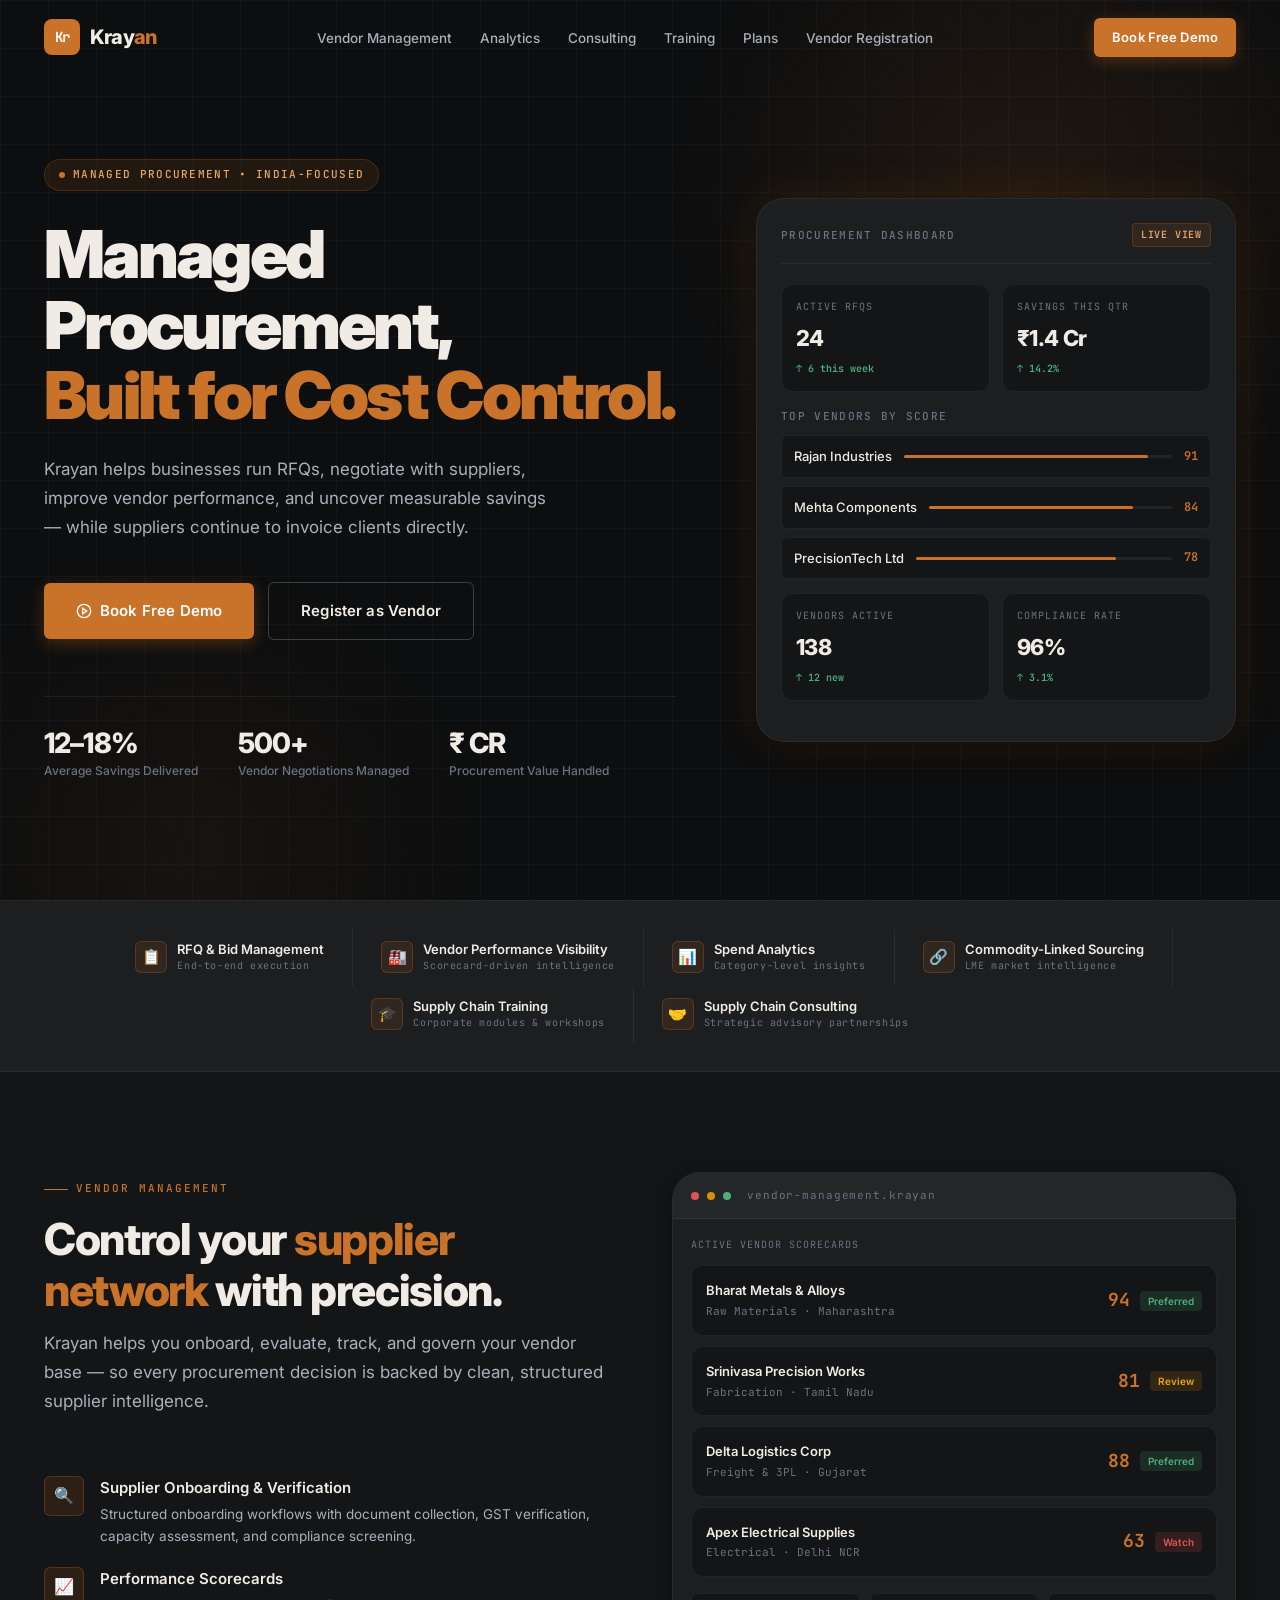
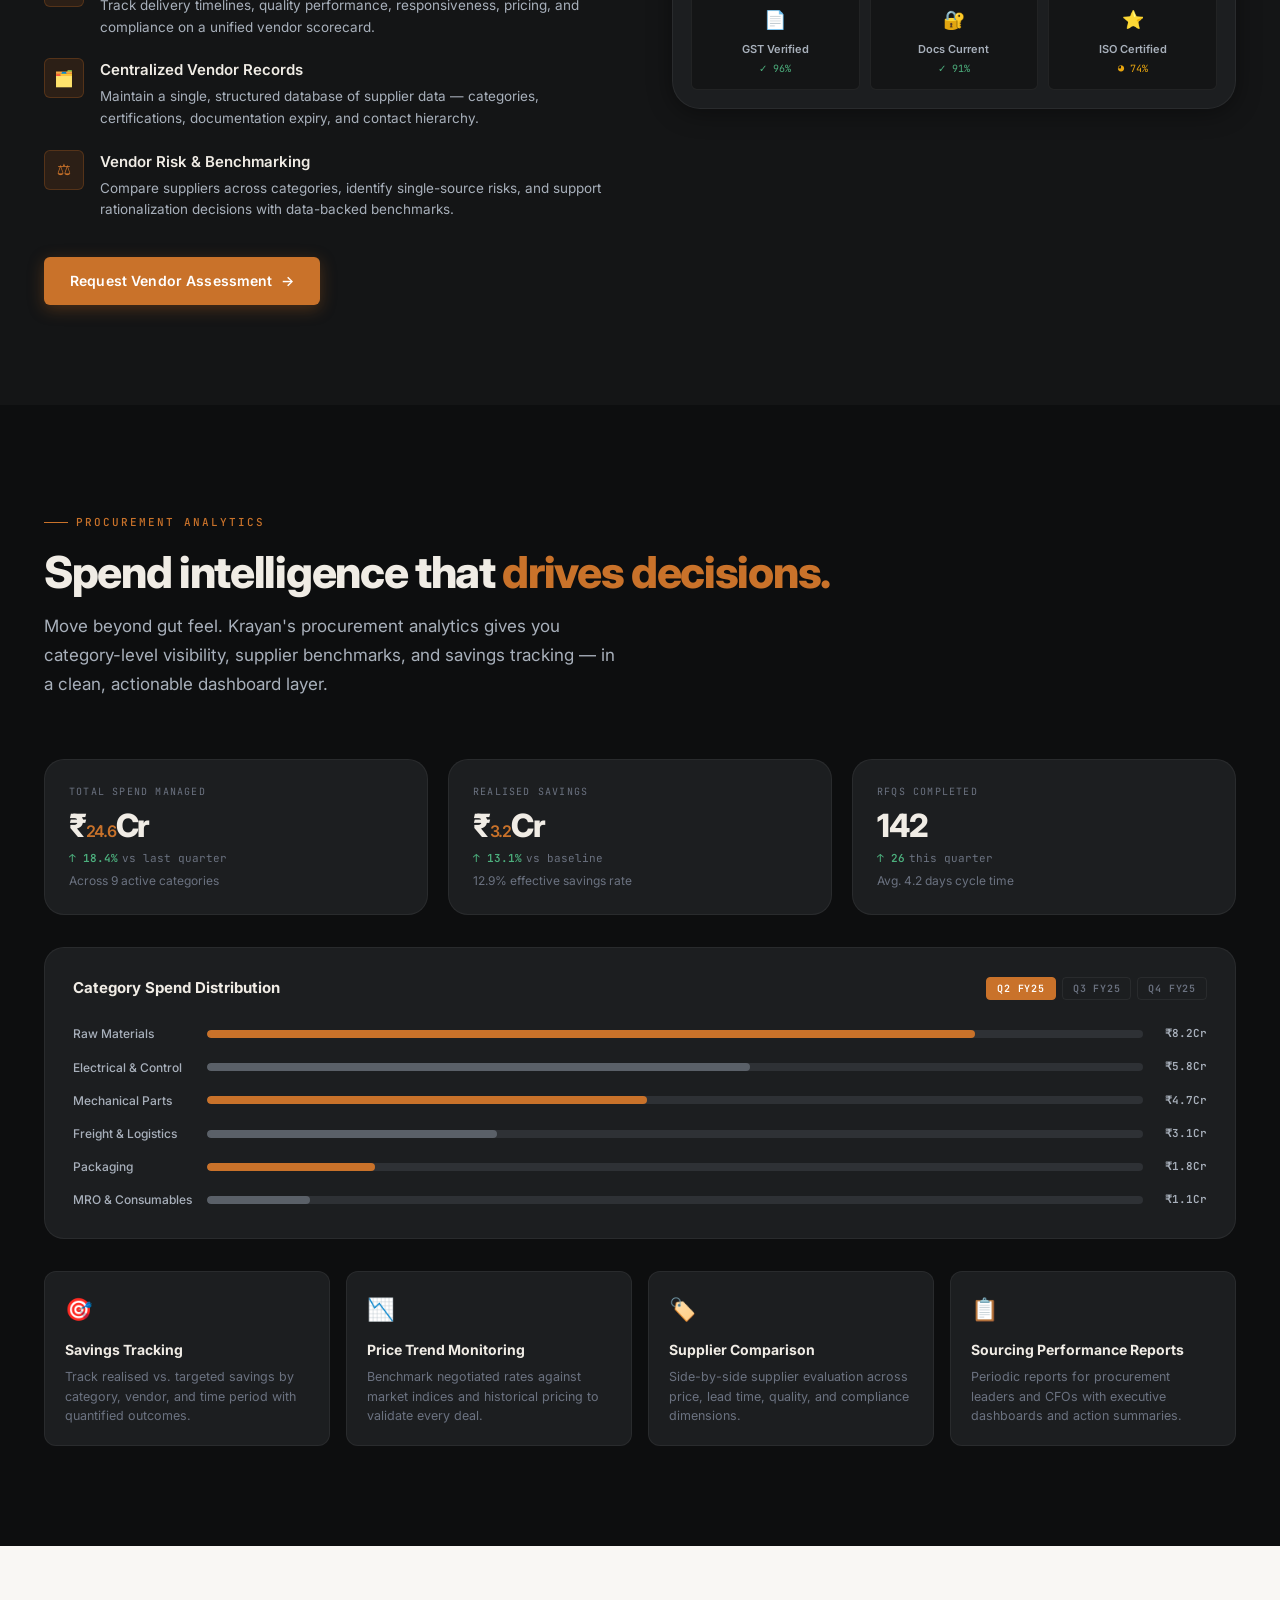
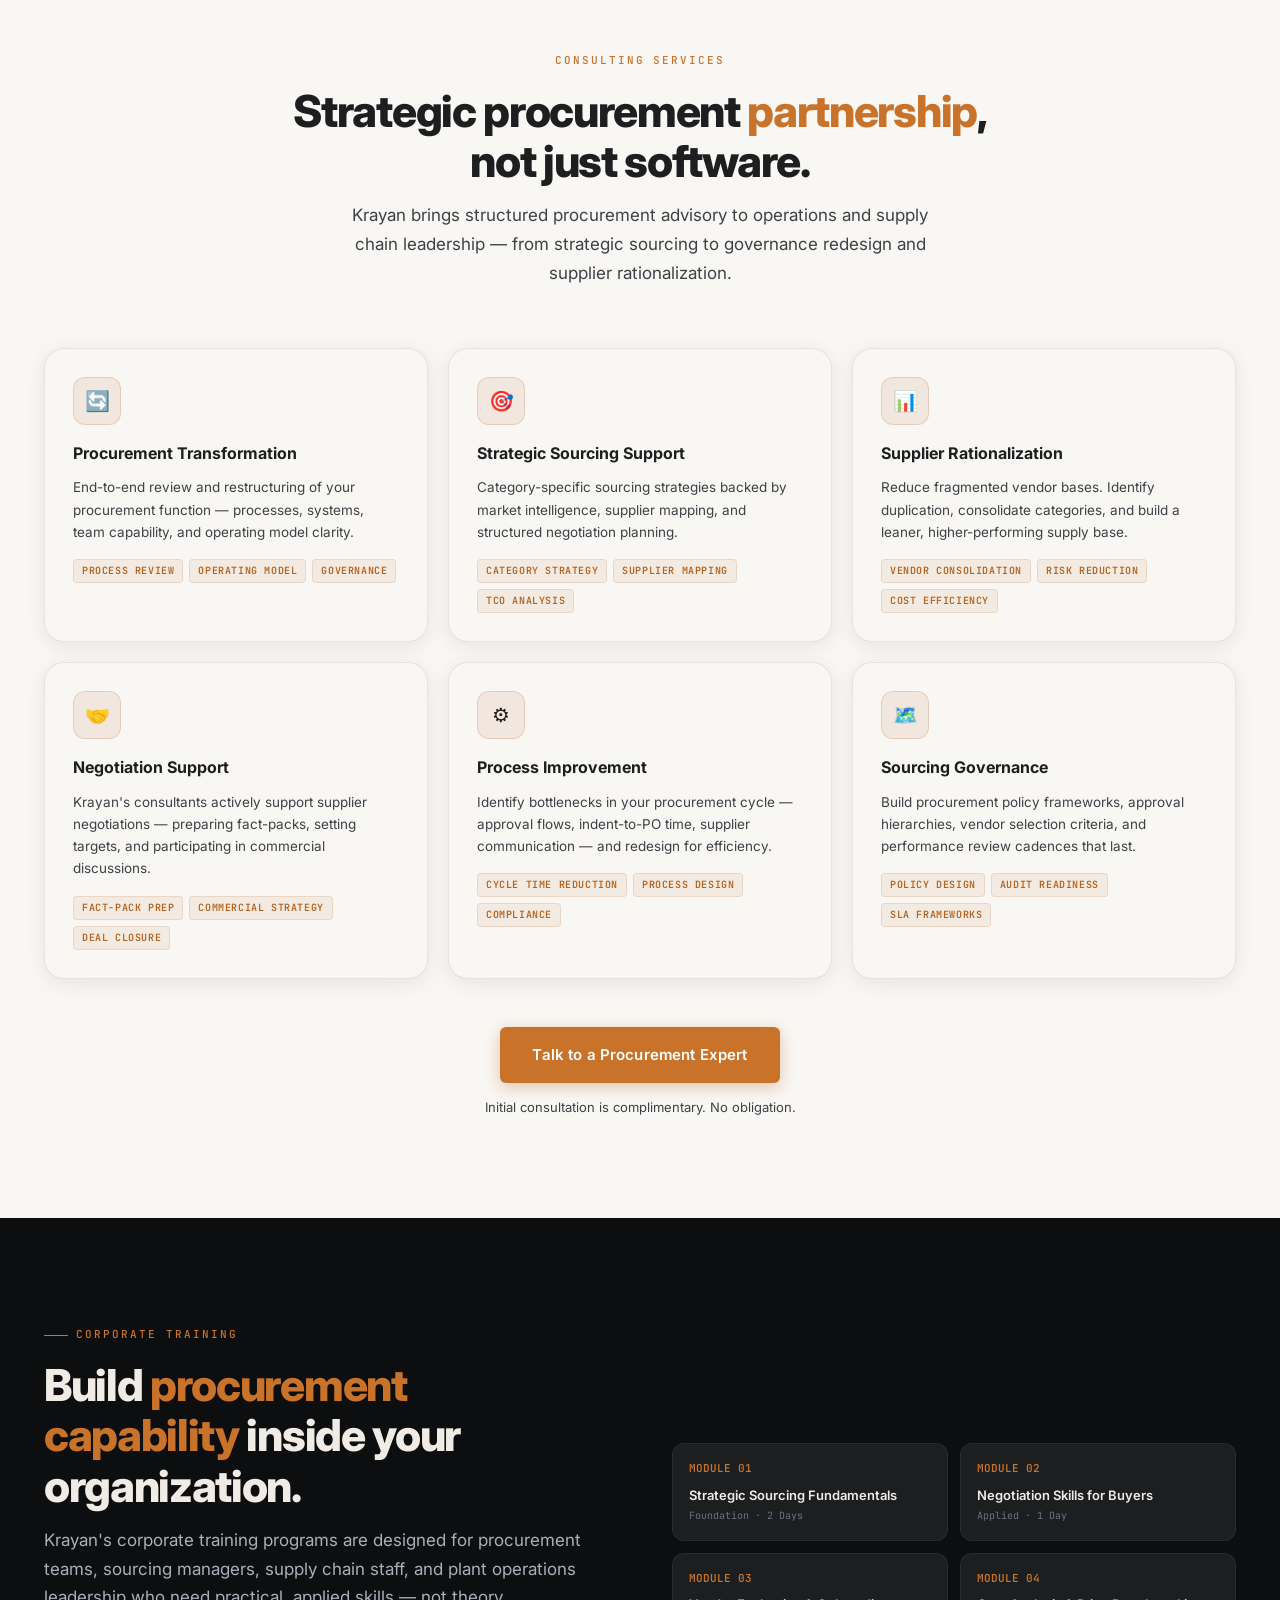
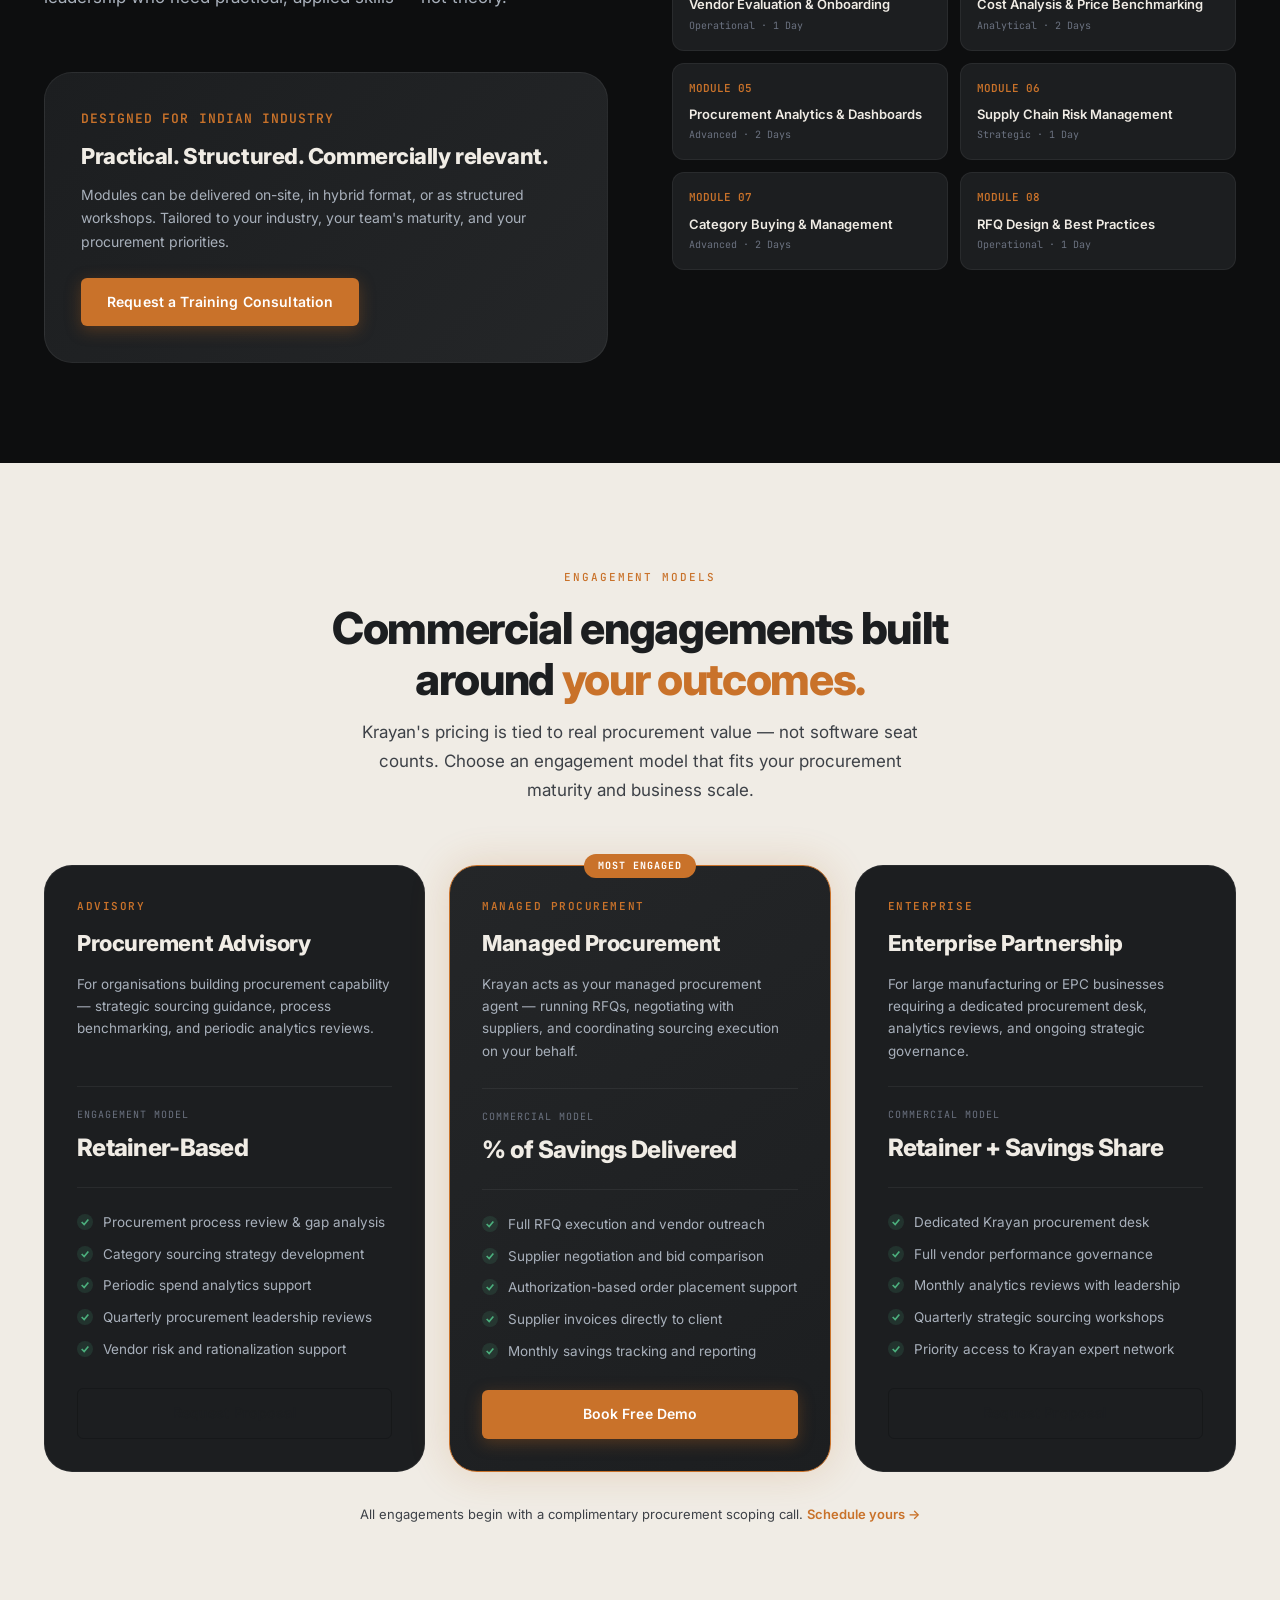
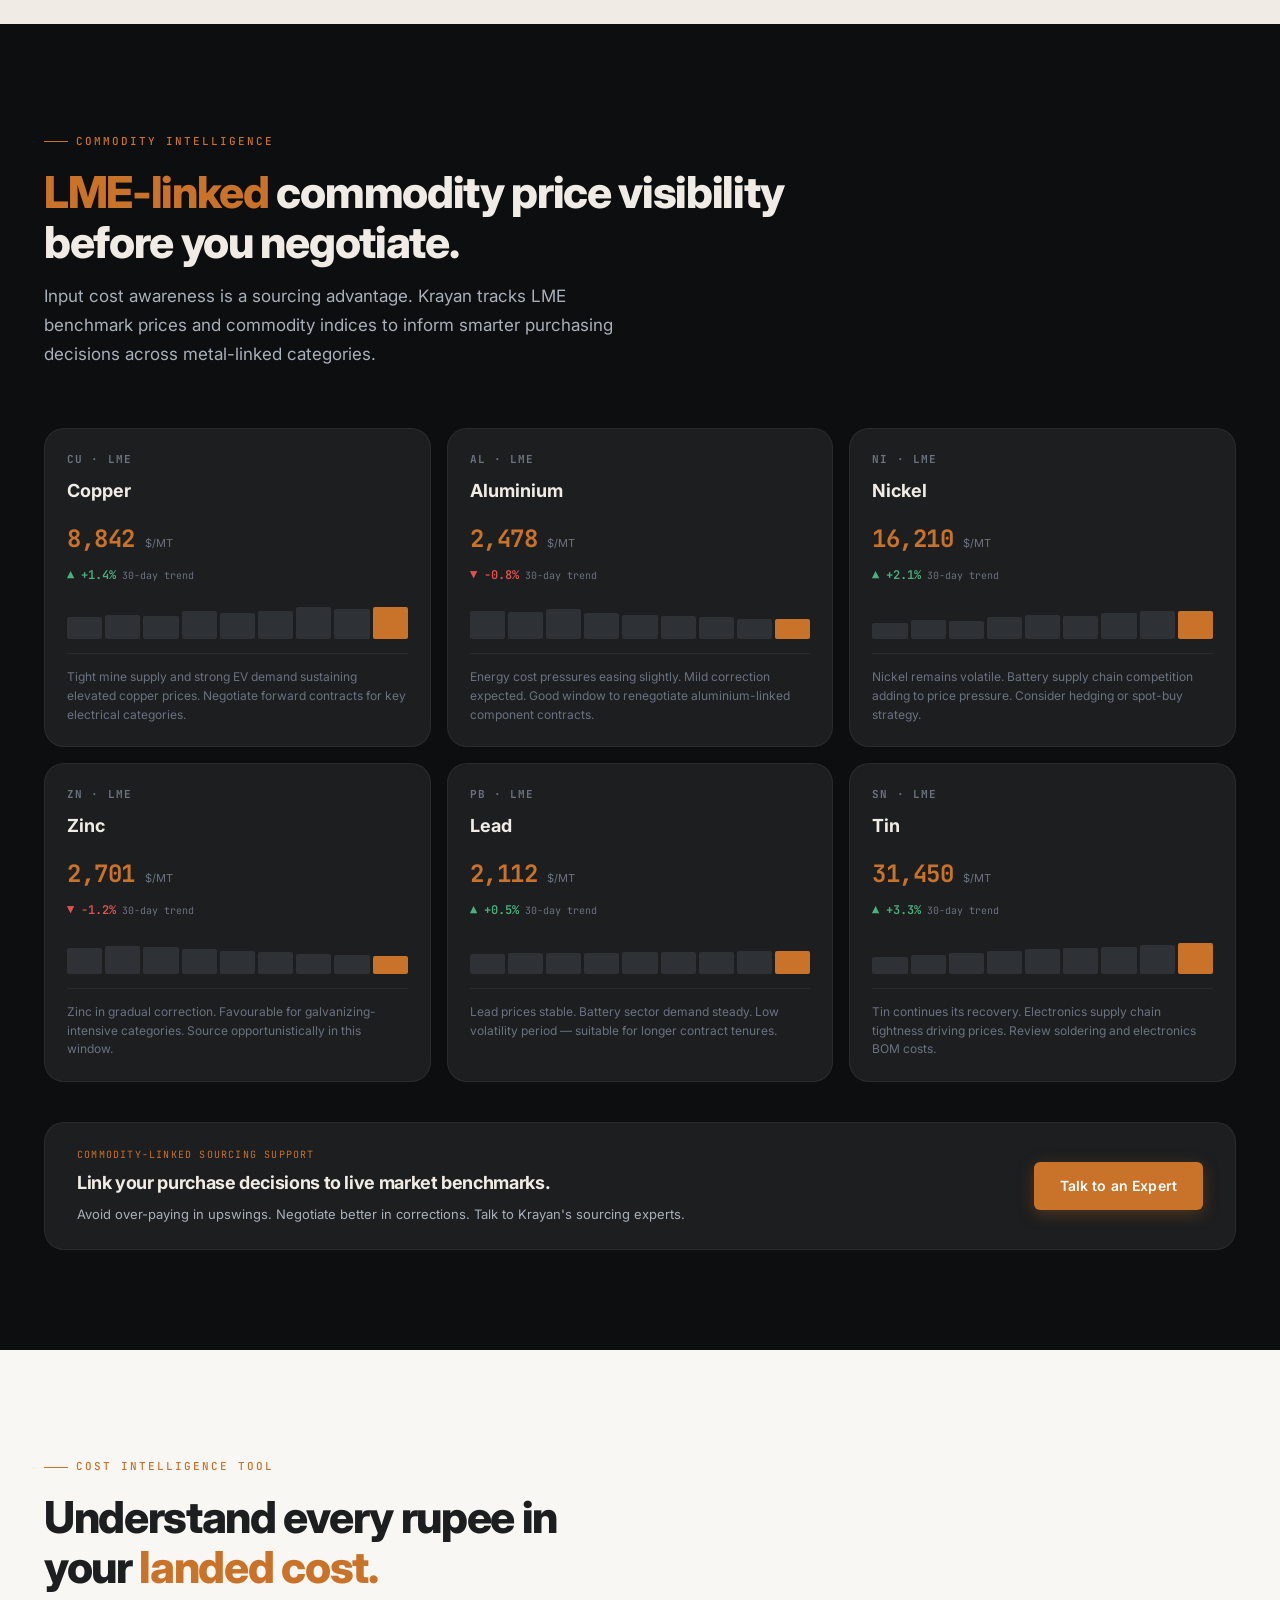
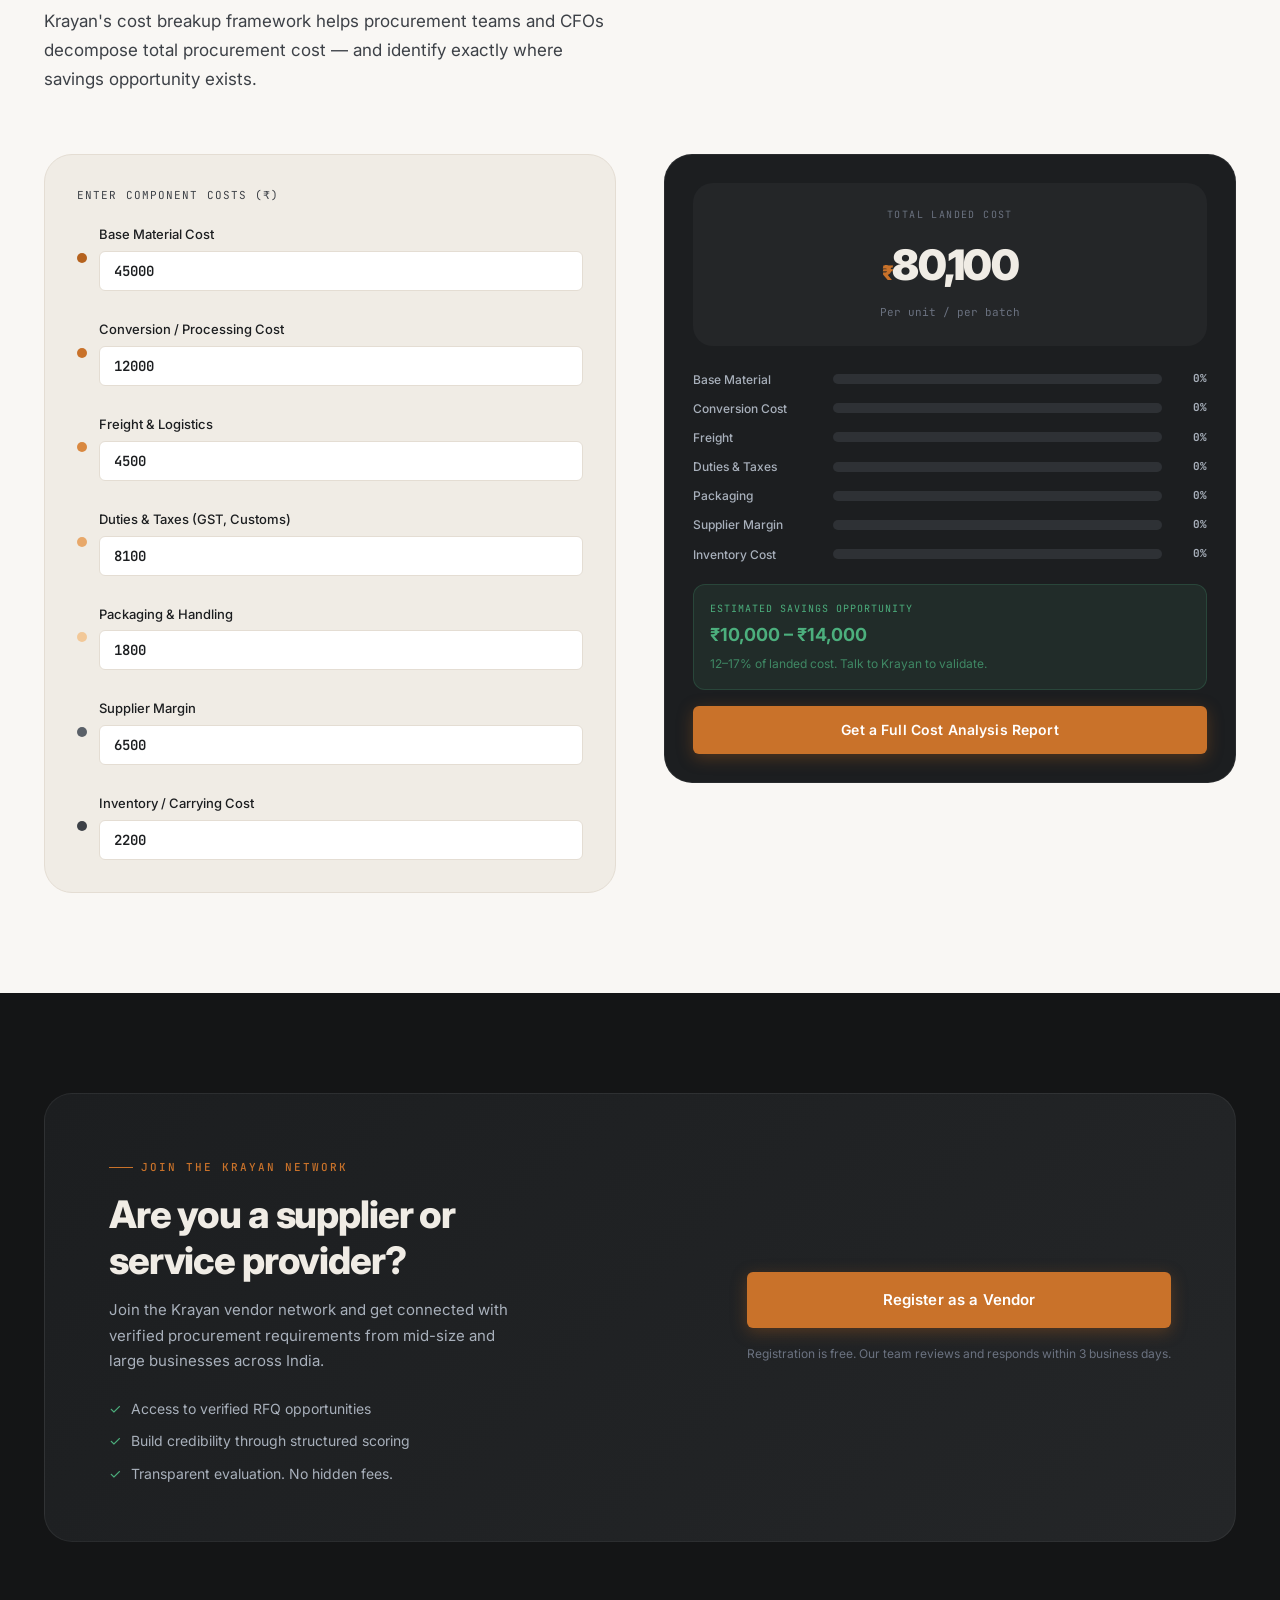
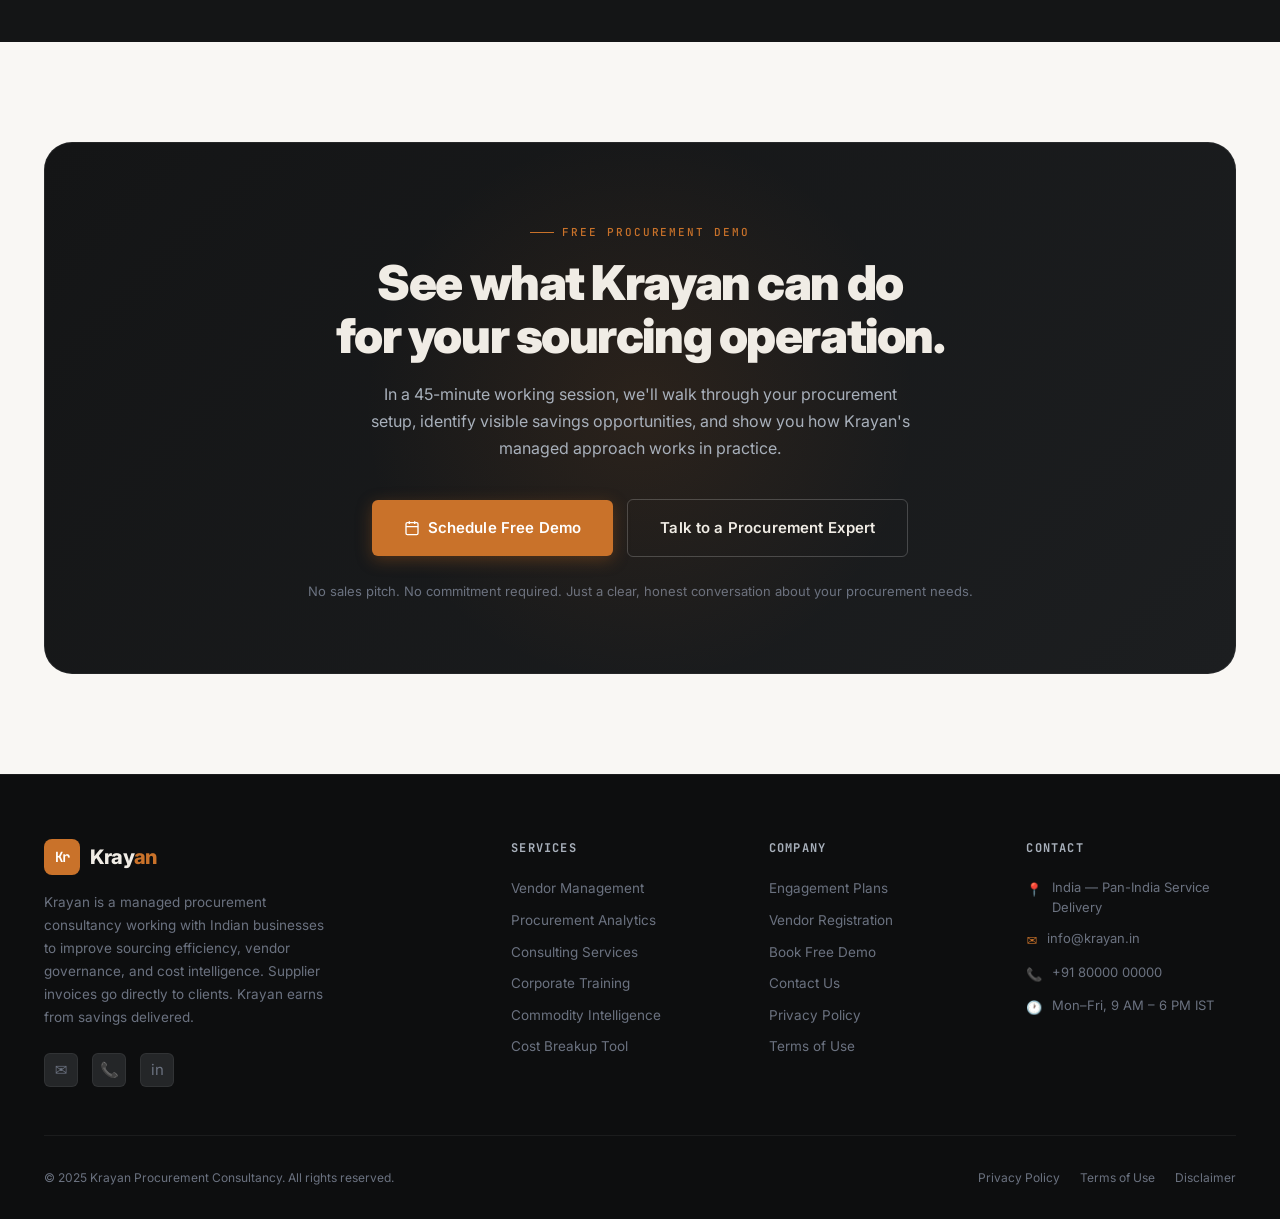
<file: index.html>
<!DOCTYPE html>
<html lang="en">
<head>
  <meta charset="UTF-8" />
  <meta name="viewport" content="width=device-width, initial-scale=1.0" />
  <title>Krayan — Managed Procurement Consultancy for Indian Businesses</title>
  <meta name="description" content="Krayan is a managed procurement consultancy helping Indian businesses run RFQs, negotiate with suppliers, manage vendors, and uncover measurable savings. Strategic sourcing, supply chain consulting, and procurement analytics." />
  <meta name="keywords" content="procurement consultancy India, vendor management services, strategic sourcing, procurement analytics, supply chain consulting India, managed procurement, vendor onboarding" />
  <link rel="canonical" href="https://krayan.in" />
  <link rel="stylesheet" href="css/styles.css" />
</head>
<body>

<!-- ============ NAVIGATION ============ -->
<nav class="navbar" id="navbar" role="navigation" aria-label="Main navigation">
  <div class="container">
    <div class="navbar-inner">
      <a href="index.html" class="navbar-logo" aria-label="Krayan Home">
        <div class="logo-mark">Kr</div>
        <span class="logo-text">Kray<span>an</span></span>
      </a>
      <ul class="navbar-nav">
        <li><a href="#vendor-management" class="nav-link">Vendor Management</a></li>
        <li><a href="#analytics" class="nav-link">Analytics</a></li>
        <li><a href="#consulting" class="nav-link">Consulting</a></li>
        <li><a href="#training" class="nav-link">Training</a></li>
        <li><a href="#plans" class="nav-link">Plans</a></li>
        <li><a href="vendor-registration.html" class="nav-link">Vendor Registration</a></li>
      </ul>
      <div class="navbar-actions">
        <a href="#demo" class="btn btn-primary btn-sm">Book Free Demo</a>
      </div>
      <button class="hamburger" id="hamburger" aria-label="Open menu" aria-expanded="false">
        <span></span><span></span><span></span>
      </button>
    </div>
  </div>
</nav>

<!-- Mobile Menu -->
<div class="mobile-menu" id="mobileMenu" role="dialog" aria-label="Mobile navigation">
  <a href="#vendor-management" class="nav-link">Vendor Management</a>
  <a href="#analytics" class="nav-link">Analytics</a>
  <a href="#consulting" class="nav-link">Consulting</a>
  <a href="#training" class="nav-link">Training</a>
  <a href="#plans" class="nav-link">Plans</a>
  <a href="vendor-registration.html" class="nav-link">Vendor Registration</a>
  <a href="#demo" class="btn btn-primary">Book Free Demo</a>
</div>

<!-- ============ HERO ============ -->
<section class="hero section-dark" id="home">
  <div class="hero-bg">
    <div class="hero-grid"></div>
    <div class="hero-glow"></div>
    <div class="hero-glow-2"></div>
  </div>
  <div class="container">
    <div class="hero-content">
      <div class="hero-left">
        <div class="hero-badge reveal">
          <span class="hero-badge-dot"></span>
          Managed Procurement &bull; India-Focused
        </div>
        <h1 class="hero-title reveal reveal-delay-1">
          Managed Procurement,<br>
          <span class="line-accent">Built for Cost Control.</span>
        </h1>
        <p class="hero-subtitle reveal reveal-delay-2">
          Krayan helps businesses run RFQs, negotiate with suppliers, improve vendor performance, and uncover measurable savings — while suppliers continue to invoice clients directly.
        </p>
        <div class="hero-ctas reveal reveal-delay-3">
          <a href="#demo" class="btn btn-primary btn-lg" id="hero-demo-btn">
            <svg width="16" height="16" viewBox="0 0 24 24" fill="none" stroke="currentColor" stroke-width="2"><circle cx="12" cy="12" r="10"/><polygon points="10,8 16,12 10,16"/></svg>
            Book Free Demo
          </a>
          <a href="vendor-registration.html" class="btn btn-outline btn-lg" id="hero-vendor-btn">
            Register as Vendor
          </a>
        </div>
        <div class="hero-stats reveal reveal-delay-4">
          <div class="hero-stat">
            <div class="hero-stat-value">12–18%</div>
            <div class="hero-stat-label">Average Savings Delivered</div>
          </div>
          <div class="hero-stat">
            <div class="hero-stat-value">500+</div>
            <div class="hero-stat-label">Vendor Negotiations Managed</div>
          </div>
          <div class="hero-stat">
            <div class="hero-stat-value">₹ CR</div>
            <div class="hero-stat-label">Procurement Value Handled</div>
          </div>
        </div>
      </div>
      <div class="hero-visual reveal reveal-delay-2">
        <div class="dashboard-card">
          <div class="dashboard-card-header">
            <span class="dash-title">Procurement Dashboard</span>
            <span class="dash-badge">Live View</span>
          </div>
          <div class="metric-row">
            <div class="metric-box">
              <div class="metric-box-label">Active RFQs</div>
              <div class="metric-box-value">24</div>
              <div class="metric-box-change up">↑ 6 this week</div>
            </div>
            <div class="metric-box">
              <div class="metric-box-label">Savings This Qtr</div>
              <div class="metric-box-value">₹1.4 Cr</div>
              <div class="metric-box-change up">↑ 14.2%</div>
            </div>
          </div>
          <div style="margin-bottom:14px;">
            <div class="dash-title" style="margin-bottom:10px;">Top Vendors by Score</div>
            <div class="vendor-list">
              <div class="vendor-item">
                <span class="vendor-name">Rajan Industries</span>
                <div class="vendor-bar-wrap"><div class="vendor-bar" style="width:91%"></div></div>
                <span class="vendor-score">91</span>
              </div>
              <div class="vendor-item">
                <span class="vendor-name">Mehta Components</span>
                <div class="vendor-bar-wrap"><div class="vendor-bar" style="width:84%"></div></div>
                <span class="vendor-score">84</span>
              </div>
              <div class="vendor-item">
                <span class="vendor-name">PrecisionTech Ltd</span>
                <div class="vendor-bar-wrap"><div class="vendor-bar" style="width:78%"></div></div>
                <span class="vendor-score">78</span>
              </div>
            </div>
          </div>
          <div class="metric-row">
            <div class="metric-box">
              <div class="metric-box-label">Vendors Active</div>
              <div class="metric-box-value">138</div>
              <div class="metric-box-change up">↑ 12 new</div>
            </div>
            <div class="metric-box">
              <div class="metric-box-label">Compliance Rate</div>
              <div class="metric-box-value">96%</div>
              <div class="metric-box-change up">↑ 3.1%</div>
            </div>
          </div>
        </div>
      </div>
    </div>
  </div>
</section>

<!-- ============ TRUST STRIP ============ -->
<div class="trust-strip">
  <div class="container">
    <div class="trust-items">
      <div class="trust-item reveal">
        <div class="trust-icon">📋</div>
        <div>
          <div class="trust-label">RFQ &amp; Bid Management</div>
          <div class="trust-sub">End-to-end execution</div>
        </div>
      </div>
      <div class="trust-item reveal reveal-delay-1">
        <div class="trust-icon">🏭</div>
        <div>
          <div class="trust-label">Vendor Performance Visibility</div>
          <div class="trust-sub">Scorecard-driven intelligence</div>
        </div>
      </div>
      <div class="trust-item reveal reveal-delay-2">
        <div class="trust-icon">📊</div>
        <div>
          <div class="trust-label">Spend Analytics</div>
          <div class="trust-sub">Category-level insights</div>
        </div>
      </div>
      <div class="trust-item reveal reveal-delay-3">
        <div class="trust-icon">🔗</div>
        <div>
          <div class="trust-label">Commodity-Linked Sourcing</div>
          <div class="trust-sub">LME market intelligence</div>
        </div>
      </div>
      <div class="trust-item reveal reveal-delay-4">
        <div class="trust-icon">🎓</div>
        <div>
          <div class="trust-label">Supply Chain Training</div>
          <div class="trust-sub">Corporate modules &amp; workshops</div>
        </div>
      </div>
      <div class="trust-item reveal reveal-delay-4">
        <div class="trust-icon">🤝</div>
        <div>
          <div class="trust-label">Supply Chain Consulting</div>
          <div class="trust-sub">Strategic advisory partnerships</div>
        </div>
      </div>
    </div>
  </div>
</div>

<!-- ============ VENDOR MANAGEMENT ============ -->
<section class="section-alt" id="vendor-management">
  <div class="container">
    <div class="vendor-mgmt-grid">
      <div>
        <div class="section-header reveal">
          <div class="section-label">Vendor Management</div>
          <h2 class="section-title">Control your <em>supplier network</em> with precision.</h2>
          <p class="section-subtitle">Krayan helps you onboard, evaluate, track, and govern your vendor base — so every procurement decision is backed by clean, structured supplier intelligence.</p>
        </div>
        <div class="feature-list">
          <div class="feature-item reveal reveal-delay-1">
            <div class="feature-icon">🔍</div>
            <div>
              <div class="feature-title">Supplier Onboarding &amp; Verification</div>
              <div class="feature-desc">Structured onboarding workflows with document collection, GST verification, capacity assessment, and compliance screening.</div>
            </div>
          </div>
          <div class="feature-item reveal reveal-delay-2">
            <div class="feature-icon">📈</div>
            <div>
              <div class="feature-title">Performance Scorecards</div>
              <div class="feature-desc">Track delivery timelines, quality performance, responsiveness, pricing, and compliance on a unified vendor scorecard.</div>
            </div>
          </div>
          <div class="feature-item reveal reveal-delay-3">
            <div class="feature-icon">🗂️</div>
            <div>
              <div class="feature-title">Centralized Vendor Records</div>
              <div class="feature-desc">Maintain a single, structured database of supplier data — categories, certifications, documentation expiry, and contact hierarchy.</div>
            </div>
          </div>
          <div class="feature-item reveal reveal-delay-4">
            <div class="feature-icon">⚖️</div>
            <div>
              <div class="feature-title">Vendor Risk &amp; Benchmarking</div>
              <div class="feature-desc">Compare suppliers across categories, identify single-source risks, and support rationalization decisions with data-backed benchmarks.</div>
            </div>
          </div>
        </div>
        <div style="margin-top:36px;" class="reveal">
          <a href="#demo" class="btn btn-primary">Request Vendor Assessment <span class="arrow">→</span></a>
        </div>
      </div>
      <div class="vendor-dashboard-ui reveal reveal-delay-2">
        <div class="ui-header">
          <div class="ui-header-dot"></div>
          <div class="ui-header-dot"></div>
          <div class="ui-header-dot"></div>
          <span class="ui-header-title">vendor-management.krayan</span>
        </div>
        <div class="ui-body">
          <div style="font-family:var(--font-mono);font-size:10px;letter-spacing:0.1em;text-transform:uppercase;color:var(--text-muted);margin-bottom:12px;">Active Vendor Scorecards</div>
          <div class="vendor-score-card">
            <div class="vsc-info">
              <div class="vsc-name">Bharat Metals &amp; Alloys</div>
              <div class="vsc-category">Raw Materials · Maharashtra</div>
            </div>
            <div class="vsc-score-wrap">
              <div class="vsc-score">94</div>
              <div class="vsc-badge badge-green">Preferred</div>
            </div>
          </div>
          <div class="vendor-score-card">
            <div class="vsc-info">
              <div class="vsc-name">Srinivasa Precision Works</div>
              <div class="vsc-category">Fabrication · Tamil Nadu</div>
            </div>
            <div class="vsc-score-wrap">
              <div class="vsc-score">81</div>
              <div class="vsc-badge badge-amber">Review</div>
            </div>
          </div>
          <div class="vendor-score-card">
            <div class="vsc-info">
              <div class="vsc-name">Delta Logistics Corp</div>
              <div class="vsc-category">Freight &amp; 3PL · Gujarat</div>
            </div>
            <div class="vsc-score-wrap">
              <div class="vsc-score">88</div>
              <div class="vsc-badge badge-green">Preferred</div>
            </div>
          </div>
          <div class="vendor-score-card">
            <div class="vsc-info">
              <div class="vsc-name">Apex Electrical Supplies</div>
              <div class="vsc-category">Electrical · Delhi NCR</div>
            </div>
            <div class="vsc-score-wrap">
              <div class="vsc-score">63</div>
              <div class="vsc-badge badge-red">Watch</div>
            </div>
          </div>
          <div class="compliance-row" style="margin-top:16px;">
            <div class="compliance-box">
              <div class="compliance-icon">📄</div>
              <div class="compliance-title">GST Verified</div>
              <div class="compliance-status up">✓ 96%</div>
            </div>
            <div class="compliance-box">
              <div class="compliance-icon">🔐</div>
              <div class="compliance-title">Docs Current</div>
              <div class="compliance-status up">✓ 91%</div>
            </div>
            <div class="compliance-box">
              <div class="compliance-icon">⭐</div>
              <div class="compliance-title">ISO Certified</div>
              <div class="compliance-status" style="color:var(--amber-400);">◕ 74%</div>
            </div>
          </div>
        </div>
      </div>
    </div>
  </div>
</section>

<!-- ============ ANALYTICS ============ -->
<section class="section-dark" id="analytics">
  <div class="container">
    <div class="section-header reveal">
      <div class="section-label">Procurement Analytics</div>
      <h2 class="section-title">Spend intelligence that <em>drives decisions.</em></h2>
      <p class="section-subtitle">Move beyond gut feel. Krayan's procurement analytics gives you category-level visibility, supplier benchmarks, and savings tracking — in a clean, actionable dashboard layer.</p>
    </div>
    <div class="analytics-grid reveal">
      <div class="kpi-card">
        <div class="kpi-label">Total Spend Managed</div>
        <div class="kpi-value">₹<span class="kpi-unit">24.6</span>Cr</div>
        <div class="kpi-change up">↑ 18.4% <span style="color:var(--text-muted);font-weight:400;">vs last quarter</span></div>
        <div class="kpi-trend">Across 9 active categories</div>
      </div>
      <div class="kpi-card">
        <div class="kpi-label">Realised Savings</div>
        <div class="kpi-value">₹<span class="kpi-unit">3.2</span>Cr</div>
        <div class="kpi-change up">↑ 13.1% <span style="color:var(--text-muted);font-weight:400;">vs baseline</span></div>
        <div class="kpi-trend">12.9% effective savings rate</div>
      </div>
      <div class="kpi-card">
        <div class="kpi-label">RFQs Completed</div>
        <div class="kpi-value"><span class="kpi-unit"></span>142</div>
        <div class="kpi-change up">↑ 26 <span style="color:var(--text-muted);font-weight:400;">this quarter</span></div>
        <div class="kpi-trend">Avg. 4.2 days cycle time</div>
      </div>
    </div>
    <div class="chart-container reveal reveal-delay-2">
      <div class="chart-header">
        <div class="chart-title">Category Spend Distribution</div>
        <div class="chart-filters">
          <button class="chart-filter active" onclick="filterChart(this, 'Q2')">Q2 FY25</button>
          <button class="chart-filter" onclick="filterChart(this, 'Q3')">Q3 FY25</button>
          <button class="chart-filter" onclick="filterChart(this, 'Q4')">Q4 FY25</button>
        </div>
      </div>
      <div class="spend-bars" id="spendBars">
        <div class="spend-bar-row">
          <div class="spend-bar-label">Raw Materials</div>
          <div class="spend-bar-track"><div class="spend-bar-fill" style="width:0%" data-width="82%"></div></div>
          <div class="spend-bar-value">₹8.2Cr</div>
        </div>
        <div class="spend-bar-row">
          <div class="spend-bar-label">Electrical &amp; Control</div>
          <div class="spend-bar-track"><div class="spend-bar-fill alt" style="width:0%" data-width="58%"></div></div>
          <div class="spend-bar-value">₹5.8Cr</div>
        </div>
        <div class="spend-bar-row">
          <div class="spend-bar-label">Mechanical Parts</div>
          <div class="spend-bar-track"><div class="spend-bar-fill" style="width:0%" data-width="47%"></div></div>
          <div class="spend-bar-value">₹4.7Cr</div>
        </div>
        <div class="spend-bar-row">
          <div class="spend-bar-label">Freight &amp; Logistics</div>
          <div class="spend-bar-track"><div class="spend-bar-fill alt" style="width:0%" data-width="31%"></div></div>
          <div class="spend-bar-value">₹3.1Cr</div>
        </div>
        <div class="spend-bar-row">
          <div class="spend-bar-label">Packaging</div>
          <div class="spend-bar-track"><div class="spend-bar-fill" style="width:0%" data-width="18%"></div></div>
          <div class="spend-bar-value">₹1.8Cr</div>
        </div>
        <div class="spend-bar-row">
          <div class="spend-bar-label">MRO &amp; Consumables</div>
          <div class="spend-bar-track"><div class="spend-bar-fill alt" style="width:0%" data-width="11%"></div></div>
          <div class="spend-bar-value">₹1.1Cr</div>
        </div>
      </div>
    </div>
    <div class="analytics-features-grid reveal">
      <div class="analytics-feature-card">
        <div class="afc-icon">🎯</div>
        <div class="afc-title">Savings Tracking</div>
        <div class="afc-desc">Track realised vs. targeted savings by category, vendor, and time period with quantified outcomes.</div>
      </div>
      <div class="analytics-feature-card">
        <div class="afc-icon">📉</div>
        <div class="afc-title">Price Trend Monitoring</div>
        <div class="afc-desc">Benchmark negotiated rates against market indices and historical pricing to validate every deal.</div>
      </div>
      <div class="analytics-feature-card">
        <div class="afc-icon">🏷️</div>
        <div class="afc-title">Supplier Comparison</div>
        <div class="afc-desc">Side-by-side supplier evaluation across price, lead time, quality, and compliance dimensions.</div>
      </div>
      <div class="analytics-feature-card">
        <div class="afc-icon">📋</div>
        <div class="afc-title">Sourcing Performance Reports</div>
        <div class="afc-desc">Periodic reports for procurement leaders and CFOs with executive dashboards and action summaries.</div>
      </div>
    </div>
  </div>
</section>

<!-- ============ CONSULTING ============ -->
<section class="section-light" id="consulting">
  <div class="container">
    <div class="section-header center reveal">
      <div class="section-label">Consulting Services</div>
      <h2 class="section-title">Strategic procurement <em>partnership</em>,<br>not just software.</h2>
      <p class="section-subtitle">Krayan brings structured procurement advisory to operations and supply chain leadership — from strategic sourcing to governance redesign and supplier rationalization.</p>
    </div>
    <div class="consulting-services-grid">
      <div class="consulting-card reveal">
        <div class="cc-icon">🔄</div>
        <h3 class="cc-title">Procurement Transformation</h3>
        <p class="cc-desc">End-to-end review and restructuring of your procurement function — processes, systems, team capability, and operating model clarity.</p>
        <div class="cc-tags">
          <span class="cc-tag">Process Review</span>
          <span class="cc-tag">Operating Model</span>
          <span class="cc-tag">Governance</span>
        </div>
      </div>
      <div class="consulting-card reveal reveal-delay-1">
        <div class="cc-icon">🎯</div>
        <h3 class="cc-title">Strategic Sourcing Support</h3>
        <p class="cc-desc">Category-specific sourcing strategies backed by market intelligence, supplier mapping, and structured negotiation planning.</p>
        <div class="cc-tags">
          <span class="cc-tag">Category Strategy</span>
          <span class="cc-tag">Supplier Mapping</span>
          <span class="cc-tag">TCO Analysis</span>
        </div>
      </div>
      <div class="consulting-card reveal reveal-delay-2">
        <div class="cc-icon">📊</div>
        <h3 class="cc-title">Supplier Rationalization</h3>
        <p class="cc-desc">Reduce fragmented vendor bases. Identify duplication, consolidate categories, and build a leaner, higher-performing supply base.</p>
        <div class="cc-tags">
          <span class="cc-tag">Vendor Consolidation</span>
          <span class="cc-tag">Risk Reduction</span>
          <span class="cc-tag">Cost Efficiency</span>
        </div>
      </div>
      <div class="consulting-card reveal">
        <div class="cc-icon">🤝</div>
        <h3 class="cc-title">Negotiation Support</h3>
        <p class="cc-desc">Krayan's consultants actively support supplier negotiations — preparing fact-packs, setting targets, and participating in commercial discussions.</p>
        <div class="cc-tags">
          <span class="cc-tag">Fact-Pack Prep</span>
          <span class="cc-tag">Commercial Strategy</span>
          <span class="cc-tag">Deal Closure</span>
        </div>
      </div>
      <div class="consulting-card reveal reveal-delay-1">
        <div class="cc-icon">⚙️</div>
        <h3 class="cc-title">Process Improvement</h3>
        <p class="cc-desc">Identify bottlenecks in your procurement cycle — approval flows, indent-to-PO time, supplier communication — and redesign for efficiency.</p>
        <div class="cc-tags">
          <span class="cc-tag">Cycle Time Reduction</span>
          <span class="cc-tag">Process Design</span>
          <span class="cc-tag">Compliance</span>
        </div>
      </div>
      <div class="consulting-card reveal reveal-delay-2">
        <div class="cc-icon">🗺️</div>
        <h3 class="cc-title">Sourcing Governance</h3>
        <p class="cc-desc">Build procurement policy frameworks, approval hierarchies, vendor selection criteria, and performance review cadences that last.</p>
        <div class="cc-tags">
          <span class="cc-tag">Policy Design</span>
          <span class="cc-tag">Audit Readiness</span>
          <span class="cc-tag">SLA Frameworks</span>
        </div>
      </div>
    </div>
    <div style="text-align:center;margin-top:48px;" class="reveal">
      <a href="#demo" class="btn btn-primary btn-lg">Talk to a Procurement Expert</a>
      <p style="margin-top:14px;font-size:13px;color:var(--text-dark-secondary);">Initial consultation is complimentary. No obligation.</p>
    </div>
  </div>
</section>

<!-- ============ TRAINING ============ -->
<section class="section-dark" id="training">
  <div class="container">
    <div class="training-layout">
      <div>
        <div class="section-header reveal">
          <div class="section-label">Corporate Training</div>
          <h2 class="section-title">Build <em>procurement capability</em> inside your organization.</h2>
          <p class="section-subtitle">Krayan's corporate training programs are designed for procurement teams, sourcing managers, supply chain staff, and plant operations leadership who need practical, applied skills — not theory.</p>
        </div>
        <div class="training-cta-box reveal reveal-delay-2">
          <div class="training-tagline">Designed for Indian industry</div>
          <h3 style="font-size:22px;font-weight:800;color:var(--text-primary);letter-spacing:-0.02em;margin-bottom:12px;line-height:1.3;">Practical. Structured. Commercially relevant.</h3>
          <p style="font-size:14px;color:var(--text-secondary);line-height:1.7;margin-bottom:24px;">Modules can be delivered on-site, in hybrid format, or as structured workshops. Tailored to your industry, your team's maturity, and your procurement priorities.</p>
          <a href="#demo" class="btn btn-primary">Request a Training Consultation</a>
        </div>
      </div>
      <div>
        <div class="training-modules">
          <div class="training-module reveal">
            <div class="tm-num">MODULE 01</div>
            <div class="tm-title">Strategic Sourcing Fundamentals</div>
            <div class="tm-level">Foundation · 2 Days</div>
          </div>
          <div class="training-module reveal reveal-delay-1">
            <div class="tm-num">MODULE 02</div>
            <div class="tm-title">Negotiation Skills for Buyers</div>
            <div class="tm-level">Applied · 1 Day</div>
          </div>
          <div class="training-module reveal reveal-delay-2">
            <div class="tm-num">MODULE 03</div>
            <div class="tm-title">Vendor Evaluation &amp; Onboarding</div>
            <div class="tm-level">Operational · 1 Day</div>
          </div>
          <div class="training-module reveal reveal-delay-3">
            <div class="tm-num">MODULE 04</div>
            <div class="tm-title">Cost Analysis &amp; Price Benchmarking</div>
            <div class="tm-level">Analytical · 2 Days</div>
          </div>
          <div class="training-module reveal">
            <div class="tm-num">MODULE 05</div>
            <div class="tm-title">Procurement Analytics &amp; Dashboards</div>
            <div class="tm-level">Advanced · 2 Days</div>
          </div>
          <div class="training-module reveal reveal-delay-1">
            <div class="tm-num">MODULE 06</div>
            <div class="tm-title">Supply Chain Risk Management</div>
            <div class="tm-level">Strategic · 1 Day</div>
          </div>
          <div class="training-module reveal reveal-delay-2">
            <div class="tm-num">MODULE 07</div>
            <div class="tm-title">Category Buying &amp; Management</div>
            <div class="tm-level">Advanced · 2 Days</div>
          </div>
          <div class="training-module reveal reveal-delay-3">
            <div class="tm-num">MODULE 08</div>
            <div class="tm-title">RFQ Design &amp; Best Practices</div>
            <div class="tm-level">Operational · 1 Day</div>
          </div>
        </div>
      </div>
    </div>
  </div>
</section>

<!-- ============ PLANS ============ -->
<section class="section-light-alt" id="plans">
  <div class="container">
    <div class="section-header center reveal">
      <div class="section-label">Engagement Models</div>
      <h2 class="section-title">Commercial engagements built<br>around <em>your outcomes.</em></h2>
      <p class="section-subtitle">Krayan's pricing is tied to real procurement value — not software seat counts. Choose an engagement model that fits your procurement maturity and business scale.</p>
    </div>
    <div class="plans-grid">
      <div class="plan-card reveal">
        <div class="plan-name">Advisory</div>
        <div class="plan-title">Procurement Advisory</div>
        <div class="plan-desc">For organisations building procurement capability — strategic sourcing guidance, process benchmarking, and periodic analytics reviews.</div>
        <div class="plan-price">
          <div class="plan-price-label">Engagement Model</div>
          <div class="plan-price-value">Retainer-Based</div>
        </div>
        <div class="plan-features">
          <div class="plan-feature">
            <div class="plan-feature-check"><svg width="10" height="10" viewBox="0 0 12 12" fill="none" stroke-width="2"><polyline points="2,6 5,9 10,3"/></svg></div>
            Procurement process review &amp; gap analysis
          </div>
          <div class="plan-feature">
            <div class="plan-feature-check"><svg width="10" height="10" viewBox="0 0 12 12" fill="none" stroke-width="2"><polyline points="2,6 5,9 10,3"/></svg></div>
            Category sourcing strategy development
          </div>
          <div class="plan-feature">
            <div class="plan-feature-check"><svg width="10" height="10" viewBox="0 0 12 12" fill="none" stroke-width="2"><polyline points="2,6 5,9 10,3"/></svg></div>
            Periodic spend analytics support
          </div>
          <div class="plan-feature">
            <div class="plan-feature-check"><svg width="10" height="10" viewBox="0 0 12 12" fill="none" stroke-width="2"><polyline points="2,6 5,9 10,3"/></svg></div>
            Quarterly procurement leadership reviews
          </div>
          <div class="plan-feature">
            <div class="plan-feature-check"><svg width="10" height="10" viewBox="0 0 12 12" fill="none" stroke-width="2"><polyline points="2,6 5,9 10,3"/></svg></div>
            Vendor risk and rationalization support
          </div>
        </div>
        <a href="#demo" class="btn btn-outline-dark" style="width:100%;justify-content:center;">Request Proposal</a>
      </div>
      <div class="plan-card featured reveal reveal-delay-1">
        <div class="plan-badge">Most Engaged</div>
        <div class="plan-name">Managed Procurement</div>
        <div class="plan-title">Managed Procurement</div>
        <div class="plan-desc">Krayan acts as your managed procurement agent — running RFQs, negotiating with suppliers, and coordinating sourcing execution on your behalf.</div>
        <div class="plan-price">
          <div class="plan-price-label">Commercial Model</div>
          <div class="plan-price-value">% of Savings Delivered</div>
        </div>
        <div class="plan-features">
          <div class="plan-feature">
            <div class="plan-feature-check"><svg width="10" height="10" viewBox="0 0 12 12" fill="none" stroke-width="2"><polyline points="2,6 5,9 10,3"/></svg></div>
            Full RFQ execution and vendor outreach
          </div>
          <div class="plan-feature">
            <div class="plan-feature-check"><svg width="10" height="10" viewBox="0 0 12 12" fill="none" stroke-width="2"><polyline points="2,6 5,9 10,3"/></svg></div>
            Supplier negotiation and bid comparison
          </div>
          <div class="plan-feature">
            <div class="plan-feature-check"><svg width="10" height="10" viewBox="0 0 12 12" fill="none" stroke-width="2"><polyline points="2,6 5,9 10,3"/></svg></div>
            Authorization-based order placement support
          </div>
          <div class="plan-feature">
            <div class="plan-feature-check"><svg width="10" height="10" viewBox="0 0 12 12" fill="none" stroke-width="2"><polyline points="2,6 5,9 10,3"/></svg></div>
            Supplier invoices directly to client
          </div>
          <div class="plan-feature">
            <div class="plan-feature-check"><svg width="10" height="10" viewBox="0 0 12 12" fill="none" stroke-width="2"><polyline points="2,6 5,9 10,3"/></svg></div>
            Monthly savings tracking and reporting
          </div>
        </div>
        <a href="#demo" class="btn btn-primary" style="width:100%;justify-content:center;">Book Free Demo</a>
      </div>
      <div class="plan-card reveal reveal-delay-2">
        <div class="plan-name">Enterprise</div>
        <div class="plan-title">Enterprise Partnership</div>
        <div class="plan-desc">For large manufacturing or EPC businesses requiring a dedicated procurement desk, analytics reviews, and ongoing strategic governance.</div>
        <div class="plan-price">
          <div class="plan-price-label">Commercial Model</div>
          <div class="plan-price-value">Retainer + Savings Share</div>
        </div>
        <div class="plan-features">
          <div class="plan-feature">
            <div class="plan-feature-check"><svg width="10" height="10" viewBox="0 0 12 12" fill="none" stroke-width="2"><polyline points="2,6 5,9 10,3"/></svg></div>
            Dedicated Krayan procurement desk
          </div>
          <div class="plan-feature">
            <div class="plan-feature-check"><svg width="10" height="10" viewBox="0 0 12 12" fill="none" stroke-width="2"><polyline points="2,6 5,9 10,3"/></svg></div>
            Full vendor performance governance
          </div>
          <div class="plan-feature">
            <div class="plan-feature-check"><svg width="10" height="10" viewBox="0 0 12 12" fill="none" stroke-width="2"><polyline points="2,6 5,9 10,3"/></svg></div>
            Monthly analytics reviews with leadership
          </div>
          <div class="plan-feature">
            <div class="plan-feature-check"><svg width="10" height="10" viewBox="0 0 12 12" fill="none" stroke-width="2"><polyline points="2,6 5,9 10,3"/></svg></div>
            Quarterly strategic sourcing workshops
          </div>
          <div class="plan-feature">
            <div class="plan-feature-check"><svg width="10" height="10" viewBox="0 0 12 12" fill="none" stroke-width="2"><polyline points="2,6 5,9 10,3"/></svg></div>
            Priority access to Krayan expert network
          </div>
        </div>
        <a href="#demo" class="btn btn-outline-dark" style="width:100%;justify-content:center;">Request Proposal</a>
      </div>
    </div>
    <p style="text-align:center;margin-top:32px;font-size:13px;color:var(--text-dark-secondary);" class="reveal">All engagements begin with a complimentary procurement scoping call. <a href="#demo" style="color:var(--accent);font-weight:600;">Schedule yours →</a></p>
  </div>
</section>

<!-- ============ LME SECTION ============ -->
<section class="section-dark" id="lme">
  <div class="container">
    <div class="section-header reveal">
      <div class="section-label">Commodity Intelligence</div>
      <h2 class="section-title"><em>LME-linked</em> commodity price visibility<br>before you negotiate.</h2>
      <p class="section-subtitle">Input cost awareness is a sourcing advantage. Krayan tracks LME benchmark prices and commodity indices to inform smarter purchasing decisions across metal-linked categories.</p>
    </div>
    <div class="lme-grid" id="lmeGrid">
      <!-- LME cards injected by JS -->
    </div>
    <div style="margin-top:40px;padding:24px 32px;background:var(--graphite-800);border:1px solid var(--border-dark);border-radius:var(--radius-lg);display:flex;align-items:center;justify-content:space-between;gap:24px;flex-wrap:wrap;" class="reveal">
      <div>
        <div style="font-family:var(--font-mono);font-size:10px;letter-spacing:0.12em;text-transform:uppercase;color:var(--accent);margin-bottom:6px;">Commodity-Linked Sourcing Support</div>
        <div style="font-size:18px;font-weight:700;color:var(--text-primary);letter-spacing:-0.02em;">Link your purchase decisions to live market benchmarks.</div>
        <div style="font-size:13px;color:var(--text-secondary);margin-top:6px;">Avoid over-paying in upswings. Negotiate better in corrections. Talk to Krayan's sourcing experts.</div>
      </div>
      <a href="#demo" class="btn btn-primary" style="flex-shrink:0;">Talk to an Expert</a>
    </div>
  </div>
</section>

<!-- ============ COST BREAKUP TOOL ============ -->
<section class="section-light" id="cost-tool">
  <div class="container">
    <div class="section-header reveal">
      <div class="section-label">Cost Intelligence Tool</div>
      <h2 class="section-title">Understand every rupee in<br>your <em>landed cost.</em></h2>
      <p class="section-subtitle">Krayan's cost breakup framework helps procurement teams and CFOs decompose total procurement cost — and identify exactly where savings opportunity exists.</p>
    </div>
    <div class="cost-tool-layout">
      <div class="reveal">
        <div style="background:var(--stone-100);border:1px solid var(--stone-200);border-radius:var(--radius-xl);padding:32px;">
          <div style="font-family:var(--font-mono);font-size:11px;letter-spacing:0.1em;text-transform:uppercase;color:var(--text-dark-secondary);margin-bottom:20px;">Enter Component Costs (₹)</div>
          <div class="cost-input-group" id="costInputs">
            <div style="display:flex;align-items:center;gap:12px;margin-bottom:12px;">
              <div style="width:10px;height:10px;border-radius:50%;background:#b5621e;flex-shrink:0;"></div>
              <div style="flex:1;">
                <div class="cost-input-label">Base Material Cost</div>
                <input type="number" class="cost-input-field" id="cost-material" value="45000" oninput="calcCost()" min="0" />
              </div>
            </div>
            <div style="display:flex;align-items:center;gap:12px;margin-bottom:12px;">
              <div style="width:10px;height:10px;border-radius:50%;background:#c9722a;flex-shrink:0;"></div>
              <div style="flex:1;">
                <div class="cost-input-label">Conversion / Processing Cost</div>
                <input type="number" class="cost-input-field" id="cost-conversion" value="12000" oninput="calcCost()" min="0" />
              </div>
            </div>
            <div style="display:flex;align-items:center;gap:12px;margin-bottom:12px;">
              <div style="width:10px;height:10px;border-radius:50%;background:#d98840;flex-shrink:0;"></div>
              <div style="flex:1;">
                <div class="cost-input-label">Freight &amp; Logistics</div>
                <input type="number" class="cost-input-field" id="cost-freight" value="4500" oninput="calcCost()" min="0" />
              </div>
            </div>
            <div style="display:flex;align-items:center;gap:12px;margin-bottom:12px;">
              <div style="width:10px;height:10px;border-radius:50%;background:#e8a86a;flex-shrink:0;"></div>
              <div style="flex:1;">
                <div class="cost-input-label">Duties &amp; Taxes (GST, Customs)</div>
                <input type="number" class="cost-input-field" id="cost-duties" value="8100" oninput="calcCost()" min="0" />
              </div>
            </div>
            <div style="display:flex;align-items:center;gap:12px;margin-bottom:12px;">
              <div style="width:10px;height:10px;border-radius:50%;background:#f2c898;flex-shrink:0;"></div>
              <div style="flex:1;">
                <div class="cost-input-label">Packaging &amp; Handling</div>
                <input type="number" class="cost-input-field" id="cost-packaging" value="1800" oninput="calcCost()" min="0" />
              </div>
            </div>
            <div style="display:flex;align-items:center;gap:12px;margin-bottom:12px;">
              <div style="width:10px;height:10px;border-radius:50%;background:#5a6068;flex-shrink:0;"></div>
              <div style="flex:1;">
                <div class="cost-input-label">Supplier Margin</div>
                <input type="number" class="cost-input-field" id="cost-margin" value="6500" oninput="calcCost()" min="0" />
              </div>
            </div>
            <div style="display:flex;align-items:center;gap:12px;">
              <div style="width:10px;height:10px;border-radius:50%;background:#3d4147;flex-shrink:0;"></div>
              <div style="flex:1;">
                <div class="cost-input-label">Inventory / Carrying Cost</div>
                <input type="number" class="cost-input-field" id="cost-inventory" value="2200" oninput="calcCost()" min="0" />
              </div>
            </div>
          </div>
        </div>
      </div>
      <div class="cost-output reveal reveal-delay-2">
        <div class="cost-total-box">
          <div class="cost-total-label">Total Landed Cost</div>
          <div class="cost-total-value"><span class="cost-total-unit">₹</span><span id="costTotal">80,100</span></div>
          <div style="font-family:var(--font-mono);font-size:11px;color:var(--text-muted);margin-top:6px;">Per unit / per batch</div>
        </div>
        <div class="cost-bars-list" id="costBars">
          <!-- filled by JS -->
        </div>
        <div class="cost-savings-note" id="savingsNote">
          <div class="cost-savings-label">Estimated Savings Opportunity</div>
          <div class="cost-savings-value" id="savingsValue">₹10,000 – ₹14,000</div>
          <div style="font-size:12px;color:rgba(76,175,125,0.7);margin-top:4px;">12–17% of landed cost. Talk to Krayan to validate.</div>
        </div>
        <a href="#demo" class="btn btn-primary" style="width:100%;justify-content:center;margin-top:16px;" id="cost-export-btn">Get a Full Cost Analysis Report</a>
      </div>
    </div>
  </div>
</section>

<!-- ============ VENDOR REGISTRATION CTA ============ -->
<section class="section-alt" id="vendor-reg-cta">
  <div class="container">
    <div class="vendor-reg-cta reveal">
      <div>
        <div class="section-label">Join the Krayan Network</div>
        <h2 style="font-size:clamp(24px,3.5vw,38px);font-weight:800;color:var(--text-primary);letter-spacing:-0.03em;line-height:1.2;margin-bottom:14px;">Are you a supplier or<br>service provider?</h2>
        <p style="font-size:15px;color:var(--text-secondary);line-height:1.7;max-width:420px;">Join the Krayan vendor network and get connected with verified procurement requirements from mid-size and large businesses across India.</p>
        <ul style="display:flex;flex-direction:column;gap:10px;margin-top:24px;">
          <li style="display:flex;align-items:center;gap:10px;font-size:14px;color:var(--text-secondary);">
            <span style="color:#4caf7d;">✓</span> Access to verified RFQ opportunities
          </li>
          <li style="display:flex;align-items:center;gap:10px;font-size:14px;color:var(--text-secondary);">
            <span style="color:#4caf7d;">✓</span> Build credibility through structured scoring
          </li>
          <li style="display:flex;align-items:center;gap:10px;font-size:14px;color:var(--text-secondary);">
            <span style="color:#4caf7d;">✓</span> Transparent evaluation. No hidden fees.
          </li>
        </ul>
      </div>
      <div>
        <a href="vendor-registration.html" class="btn btn-primary btn-lg" id="vendor-reg-main-btn" style="display:block;text-align:center;margin-bottom:16px;">Register as a Vendor</a>
        <p style="font-size:12px;color:var(--text-muted);text-align:center;">Registration is free. Our team reviews and responds within 3 business days.</p>
      </div>
    </div>
  </div>
</section>

<!-- ============ DEMO CTA ============ -->
<div class="demo-cta" id="demo">
  <div class="container">
    <div class="demo-cta-inner reveal">
      <div class="section-label" style="justify-content:center;margin-bottom:16px;">
        <span style="font-family:var(--font-mono);font-size:11px;letter-spacing:0.18em;text-transform:uppercase;color:var(--accent);">Free Procurement Demo</span>
      </div>
      <h2 class="demo-cta-title">See what Krayan can do<br>for your sourcing operation.</h2>
      <p class="demo-cta-sub">In a 45-minute working session, we'll walk through your procurement setup, identify visible savings opportunities, and show you how Krayan's managed approach works in practice.</p>
      <div class="demo-ctas">
        <a href="mailto:demo@krayan.in?subject=Book Free Demo" class="btn btn-primary btn-lg" id="schedule-demo-btn">
          <svg width="16" height="16" viewBox="0 0 24 24" fill="none" stroke="currentColor" stroke-width="2"><rect x="3" y="4" width="18" height="18" rx="2"/><line x1="16" y1="2" x2="16" y2="6"/><line x1="8" y1="2" x2="8" y2="6"/><line x1="3" y1="10" x2="21" y2="10"/></svg>
          Schedule Free Demo
        </a>
        <a href="mailto:consult@krayan.in?subject=Procurement Consultation" class="btn btn-outline btn-lg" id="consult-btn">Talk to a Procurement Expert</a>
      </div>
      <p style="margin-top:24px;font-size:13px;color:var(--text-muted);">No sales pitch. No commitment required. Just a clear, honest conversation about your procurement needs.</p>
    </div>
  </div>
</div>

<!-- ============ FOOTER ============ -->
<footer class="footer" id="contact">
  <div class="container">
    <div class="footer-grid">
      <div>
        <div class="navbar-logo" style="margin-bottom:0;">
          <div class="logo-mark">Kr</div>
          <span class="logo-text">Kray<span>an</span></span>
        </div>
        <p class="footer-brand-desc">Krayan is a managed procurement consultancy working with Indian businesses to improve sourcing efficiency, vendor governance, and cost intelligence. Supplier invoices go directly to clients. Krayan earns from savings delivered.</p>
        <div style="display:flex;gap:14px;margin-top:24px;">
          <a href="mailto:info@krayan.in" style="width:34px;height:34px;background:var(--graphite-700);border:1px solid var(--border-dark);border-radius:var(--radius-sm);display:flex;align-items:center;justify-content:center;color:var(--text-muted);font-size:15px;transition:color 0.2s,border-color 0.2s;" aria-label="Email">✉️</a>
          <a href="tel:+918000000000" style="width:34px;height:34px;background:var(--graphite-700);border:1px solid var(--border-dark);border-radius:var(--radius-sm);display:flex;align-items:center;justify-content:center;color:var(--text-muted);font-size:15px;" aria-label="Phone">📞</a>
          <a href="https://linkedin.com" target="_blank" rel="noopener" style="width:34px;height:34px;background:var(--graphite-700);border:1px solid var(--border-dark);border-radius:var(--radius-sm);display:flex;align-items:center;justify-content:center;color:var(--text-muted);font-size:15px;" aria-label="LinkedIn">in</a>
        </div>
      </div>
      <div>
        <div class="footer-heading">Services</div>
        <div class="footer-links">
          <a href="#vendor-management" class="footer-link">Vendor Management</a>
          <a href="#analytics" class="footer-link">Procurement Analytics</a>
          <a href="#consulting" class="footer-link">Consulting Services</a>
          <a href="#training" class="footer-link">Corporate Training</a>
          <a href="#lme" class="footer-link">Commodity Intelligence</a>
          <a href="#cost-tool" class="footer-link">Cost Breakup Tool</a>
        </div>
      </div>
      <div>
        <div class="footer-heading">Company</div>
        <div class="footer-links">
          <a href="#plans" class="footer-link">Engagement Plans</a>
          <a href="vendor-registration.html" class="footer-link">Vendor Registration</a>
          <a href="#demo" class="footer-link">Book Free Demo</a>
          <a href="#contact" class="footer-link">Contact Us</a>
          <a href="#" class="footer-link">Privacy Policy</a>
          <a href="#" class="footer-link">Terms of Use</a>
        </div>
      </div>
      <div>
        <div class="footer-heading">Contact</div>
        <div class="footer-contact">
          <div class="footer-contact-item">
            <span class="footer-contact-icon">📍</span>
            India — Pan-India Service Delivery
          </div>
          <div class="footer-contact-item">
            <span class="footer-contact-icon">✉️</span>
            info@krayan.in
          </div>
          <div class="footer-contact-item">
            <span class="footer-contact-icon">📞</span>
            +91 80000 00000
          </div>
          <div class="footer-contact-item">
            <span class="footer-contact-icon">🕐</span>
            Mon–Fri, 9 AM – 6 PM IST
          </div>
        </div>
      </div>
    </div>
    <div class="footer-bottom">
      <p class="footer-copy">© 2025 Krayan Procurement Consultancy. All rights reserved.</p>
      <div class="footer-legal-links">
        <a href="#" class="footer-legal-link">Privacy Policy</a>
        <a href="#" class="footer-legal-link">Terms of Use</a>
        <a href="#" class="footer-legal-link">Disclaimer</a>
      </div>
    </div>
  </div>
</footer>

<script src="js/main.js"></script>
</body>
</html>
</file>
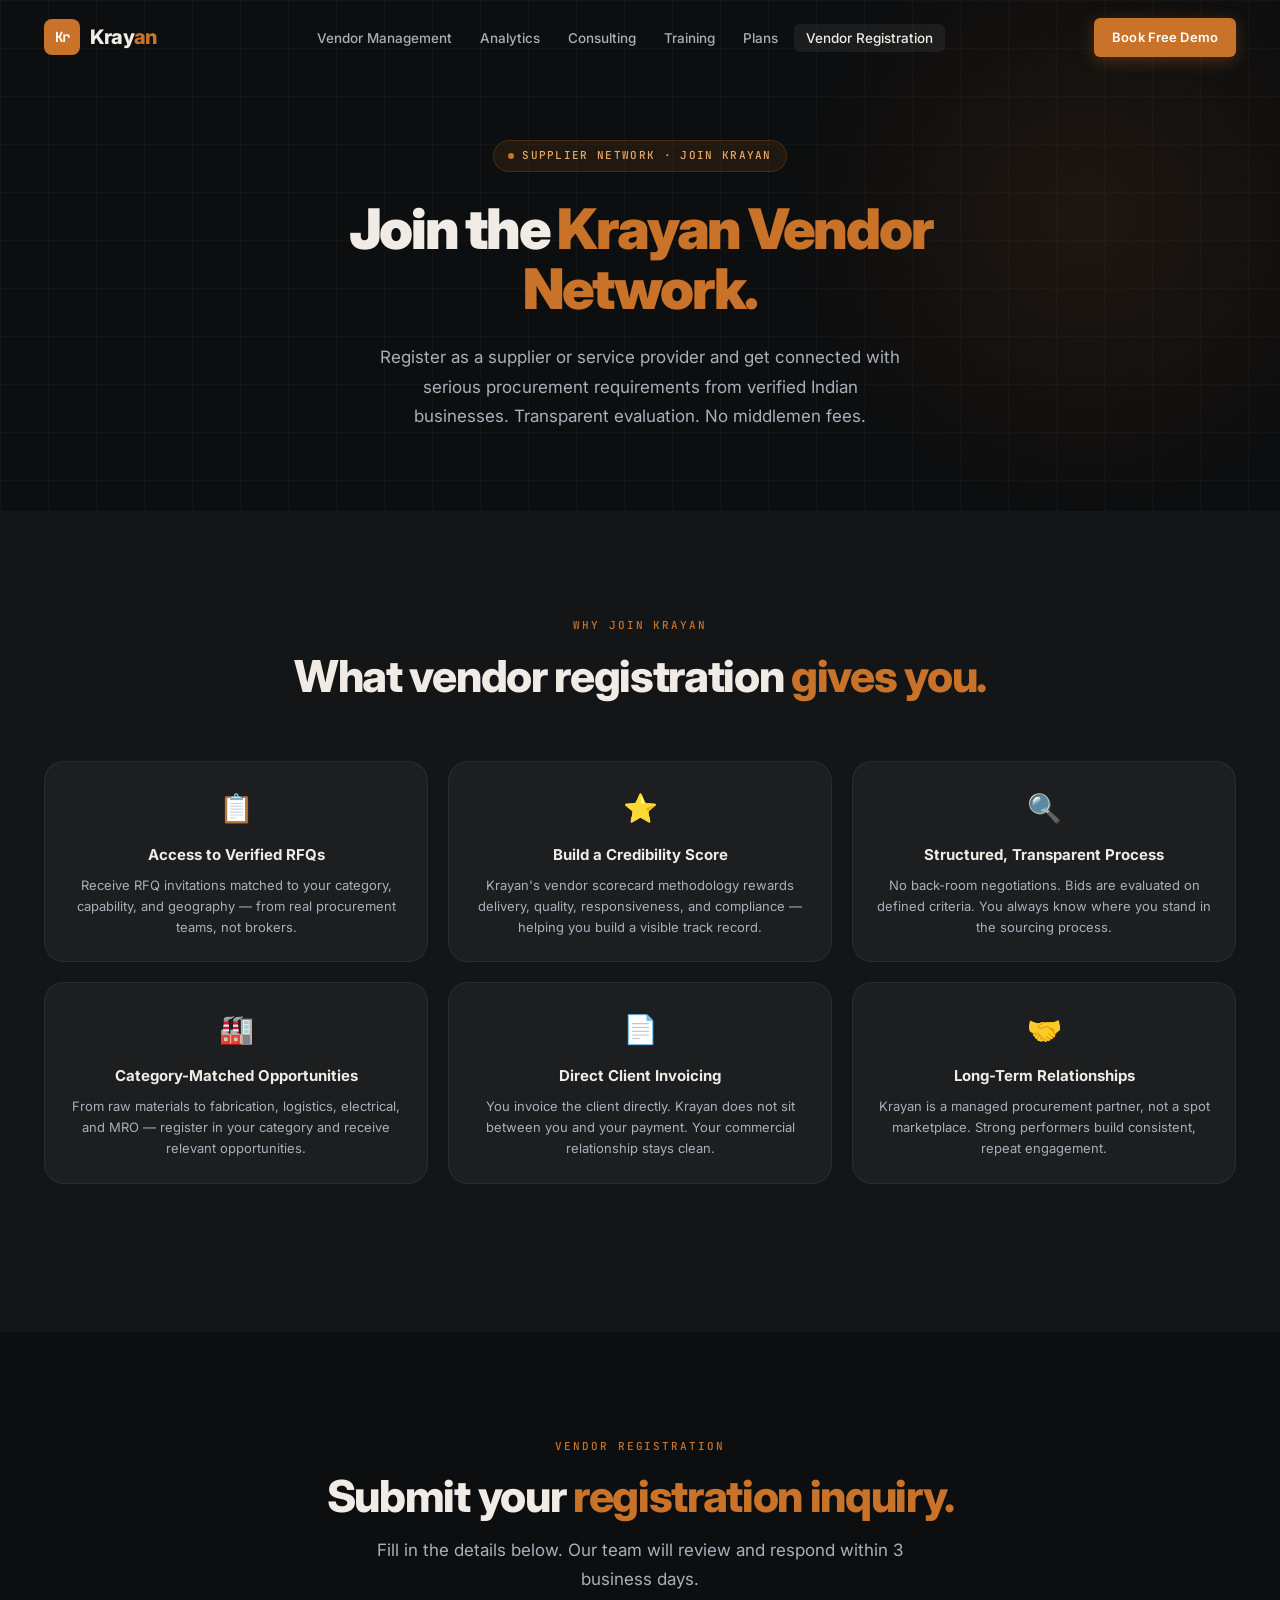
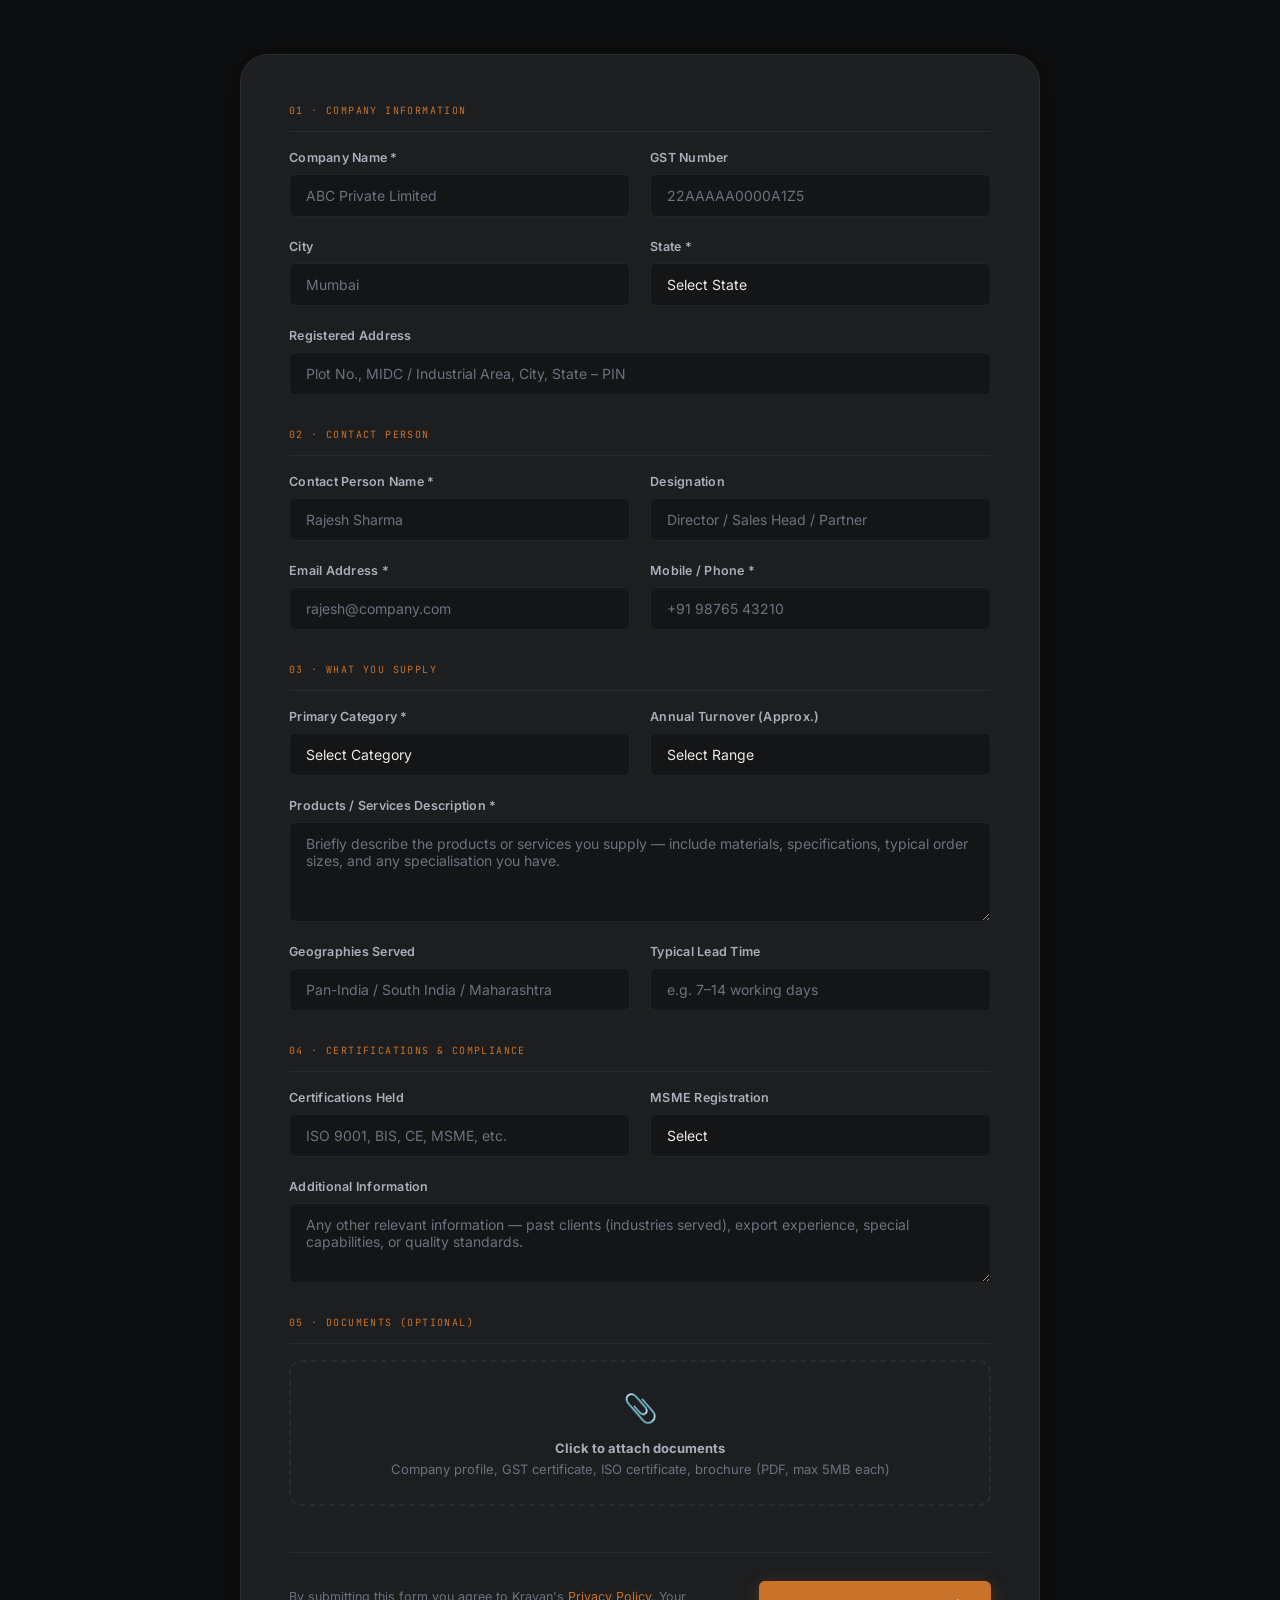
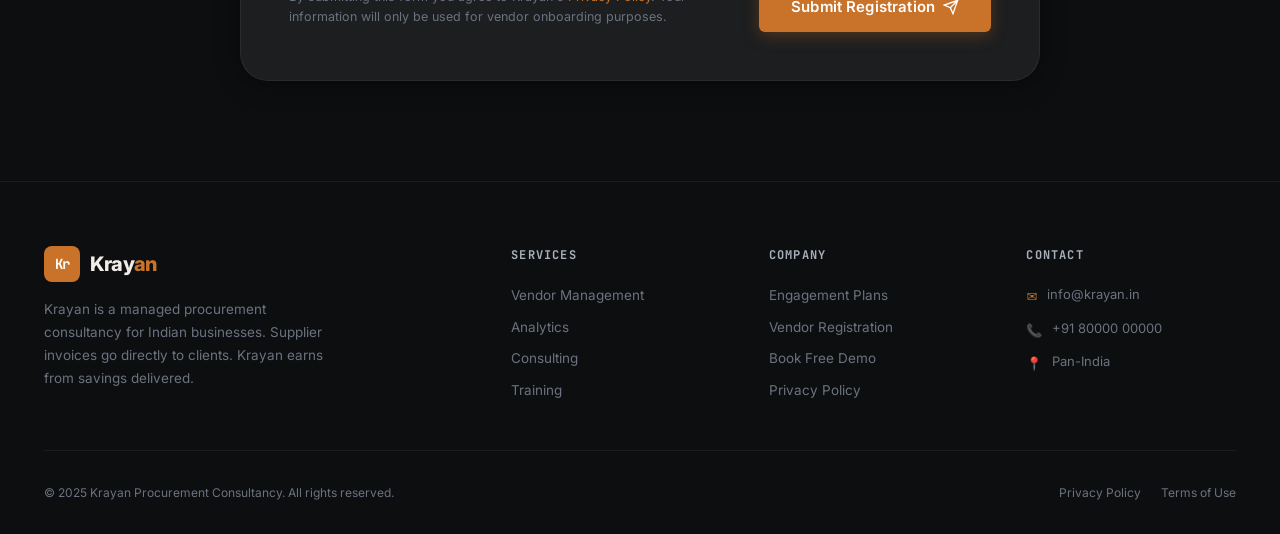
<file: vendor-registration.html>
<!DOCTYPE html>
<html lang="en">
<head>
  <meta charset="UTF-8" />
  <meta name="viewport" content="width=device-width, initial-scale=1.0" />
  <title>Vendor Registration — Join the Krayan Supplier Network</title>
  <meta name="description" content="Register as a vendor with Krayan. Join the Krayan supplier network as a product or service provider, and access verified procurement requirements from mid-size and large Indian businesses." />
  <link rel="canonical" href="https://krayan.in/vendor-registration" />
  <link rel="stylesheet" href="css/styles.css" />
  <style>
    .reg-hero {
      background: var(--graphite-950);
      padding: 140px 0 80px;
      position: relative;
      overflow: hidden;
    }
    .reg-hero-grid {
      position: absolute; inset: 0;
      background-image:
        linear-gradient(rgba(255,255,255,0.025) 1px, transparent 1px),
        linear-gradient(90deg, rgba(255,255,255,0.025) 1px, transparent 1px);
      background-size: 48px 48px;
    }
    .reg-hero-glow {
      position: absolute; top: -20%; right: -10%;
      width: 50vw; height: 50vw; border-radius: 50%;
      background: radial-gradient(circle, rgba(181,98,30,0.10) 0%, transparent 65%);
      pointer-events: none;
    }
    .reg-form-wrap {
      background: var(--graphite-800);
      border: 1px solid var(--border-dark);
      border-radius: var(--radius-xl);
      padding: 48px;
      max-width: 800px;
      margin: 0 auto;
      box-shadow: var(--shadow-card);
    }
    .reg-section-title {
      font-family: var(--font-mono);
      font-size: 10px;
      letter-spacing: 0.14em;
      text-transform: uppercase;
      color: var(--accent);
      margin-bottom: 16px;
      padding-bottom: 12px;
      border-bottom: 1px solid var(--border-dark);
    }
    .success-toast {
      display: none;
      background: rgba(76,175,125,0.15);
      border: 1px solid rgba(76,175,125,0.3);
      border-radius: var(--radius-md);
      padding: 16px 20px;
      margin-bottom: 24px;
      color: #4caf7d;
      font-size: 14px;
      font-weight: 500;
    }
    .success-toast.show { display: block; }
    .benefits-grid {
      display: grid;
      grid-template-columns: repeat(3, 1fr);
      gap: 20px;
      margin-bottom: 48px;
    }
    .benefit-card {
      background: var(--bg-card);
      border: 1px solid var(--border-dark);
      border-radius: var(--radius-lg);
      padding: 24px;
      text-align: center;
      transition: all var(--transition-base);
    }
    .benefit-card:hover {
      border-color: var(--border-accent);
      transform: translateY(-4px);
    }
    .benefit-icon { font-size: 28px; margin-bottom: 12px; }
    .benefit-title { font-size: 15px; font-weight: 700; color: var(--text-primary); margin-bottom: 8px; }
    .benefit-desc { font-size: 13px; color: var(--text-secondary); line-height: 1.6; }
    @media (max-width: 768px) {
      .benefits-grid { grid-template-columns: 1fr; }
      .reg-form-wrap { padding: 28px 20px; }
    }
  </style>
</head>
<body>

<!-- NAV -->
<nav class="navbar" id="navbar" role="navigation">
  <div class="container">
    <div class="navbar-inner">
      <a href="index.html" class="navbar-logo">
        <div class="logo-mark">Kr</div>
        <span class="logo-text">Kray<span>an</span></span>
      </a>
      <ul class="navbar-nav">
        <li><a href="index.html#vendor-management" class="nav-link">Vendor Management</a></li>
        <li><a href="index.html#analytics" class="nav-link">Analytics</a></li>
        <li><a href="index.html#consulting" class="nav-link">Consulting</a></li>
        <li><a href="index.html#training" class="nav-link">Training</a></li>
        <li><a href="index.html#plans" class="nav-link">Plans</a></li>
        <li><a href="vendor-registration.html" class="nav-link active">Vendor Registration</a></li>
      </ul>
      <div class="navbar-actions">
        <a href="index.html#demo" class="btn btn-primary btn-sm">Book Free Demo</a>
      </div>
      <button class="hamburger" id="hamburger" aria-label="Open menu" aria-expanded="false">
        <span></span><span></span><span></span>
      </button>
    </div>
  </div>
</nav>

<div class="mobile-menu" id="mobileMenu">
  <a href="index.html#vendor-management" class="nav-link">Vendor Management</a>
  <a href="index.html#analytics" class="nav-link">Analytics</a>
  <a href="index.html#consulting" class="nav-link">Consulting</a>
  <a href="index.html#training" class="nav-link">Training</a>
  <a href="index.html#plans" class="nav-link">Plans</a>
  <a href="vendor-registration.html" class="nav-link">Vendor Registration</a>
  <a href="index.html#demo" class="btn btn-primary">Book Free Demo</a>
</div>

<!-- HERO -->
<div class="reg-hero">
  <div class="reg-hero-grid"></div>
  <div class="reg-hero-glow"></div>
  <div class="container" style="position:relative;z-index:2;">
    <div style="max-width:680px;margin:0 auto;text-align:center;">
      <div class="hero-badge reveal" style="justify-content:center;display:inline-flex;">
        <span class="hero-badge-dot"></span>
        Supplier Network · Join Krayan
      </div>
      <h1 class="hero-title reveal reveal-delay-1" style="font-size:clamp(32px,5vw,56px);text-align:center;">
        Join the <span class="line-accent" style="display:inline;">Krayan Vendor Network.</span>
      </h1>
      <p class="hero-subtitle reveal reveal-delay-2" style="margin:0 auto;">
        Register as a supplier or service provider and get connected with serious procurement requirements from verified Indian businesses. Transparent evaluation. No middlemen fees.
      </p>
    </div>
  </div>
</div>

<!-- BENEFITS -->
<section class="section-alt">
  <div class="container">
    <div class="section-header center reveal">
      <div class="section-label">Why Join Krayan</div>
      <h2 class="section-title">What vendor registration <em>gives you.</em></h2>
    </div>
    <div class="benefits-grid">
      <div class="benefit-card reveal">
        <div class="benefit-icon">📋</div>
        <div class="benefit-title">Access to Verified RFQs</div>
        <div class="benefit-desc">Receive RFQ invitations matched to your category, capability, and geography — from real procurement teams, not brokers.</div>
      </div>
      <div class="benefit-card reveal reveal-delay-1">
        <div class="benefit-icon">⭐</div>
        <div class="benefit-title">Build a Credibility Score</div>
        <div class="benefit-desc">Krayan's vendor scorecard methodology rewards delivery, quality, responsiveness, and compliance — helping you build a visible track record.</div>
      </div>
      <div class="benefit-card reveal reveal-delay-2">
        <div class="benefit-icon">🔍</div>
        <div class="benefit-title">Structured, Transparent Process</div>
        <div class="benefit-desc">No back-room negotiations. Bids are evaluated on defined criteria. You always know where you stand in the sourcing process.</div>
      </div>
      <div class="benefit-card reveal">
        <div class="benefit-icon">🏭</div>
        <div class="benefit-title">Category-Matched Opportunities</div>
        <div class="benefit-desc">From raw materials to fabrication, logistics, electrical, and MRO — register in your category and receive relevant opportunities.</div>
      </div>
      <div class="benefit-card reveal reveal-delay-1">
        <div class="benefit-icon">📄</div>
        <div class="benefit-title">Direct Client Invoicing</div>
        <div class="benefit-desc">You invoice the client directly. Krayan does not sit between you and your payment. Your commercial relationship stays clean.</div>
      </div>
      <div class="benefit-card reveal reveal-delay-2">
        <div class="benefit-icon">🤝</div>
        <div class="benefit-title">Long-Term Relationships</div>
        <div class="benefit-desc">Krayan is a managed procurement partner, not a spot marketplace. Strong performers build consistent, repeat engagement.</div>
      </div>
    </div>
  </div>
</section>

<!-- REGISTRATION FORM -->
<section class="section-dark" id="register">
  <div class="container">
    <div class="section-header center reveal">
      <div class="section-label">Vendor Registration</div>
      <h2 class="section-title">Submit your <em>registration inquiry.</em></h2>
      <p class="section-subtitle">Fill in the details below. Our team will review and respond within 3 business days.</p>
    </div>
    <div class="reg-form-wrap reveal">
      <div class="success-toast" id="successToast">
        ✓ Registration submitted successfully. The Krayan team will review and contact you within 3 business days.
      </div>
      <form id="vendorRegForm" novalidate>

        <!-- Company Information -->
        <div class="reg-section-title">01 · Company Information</div>
        <div class="form-grid" style="margin-bottom:20px;">
          <div class="form-group">
            <label class="form-label" for="companyName">Company Name *</label>
            <input type="text" id="companyName" class="form-input" placeholder="ABC Private Limited" required />
          </div>
          <div class="form-group">
            <label class="form-label" for="gstNumber">GST Number</label>
            <input type="text" id="gstNumber" class="form-input" placeholder="22AAAAA0000A1Z5" />
          </div>
          <div class="form-group">
            <label class="form-label" for="city">City</label>
            <input type="text" id="city" class="form-input" placeholder="Mumbai" />
          </div>
          <div class="form-group">
            <label class="form-label" for="state">State *</label>
            <select id="state" class="form-select" required>
              <option value="">Select State</option>
              <option>Maharashtra</option>
              <option>Gujarat</option>
              <option>Tamil Nadu</option>
              <option>Karnataka</option>
              <option>Rajasthan</option>
              <option>Punjab</option>
              <option>Haryana</option>
              <option>Delhi NCR</option>
              <option>Uttar Pradesh</option>
              <option>Madhya Pradesh</option>
              <option>Andhra Pradesh</option>
              <option>Telangana</option>
              <option>West Bengal</option>
              <option>Odisha</option>
              <option>Other</option>
            </select>
          </div>
          <div class="form-group full">
            <label class="form-label" for="companyAddress">Registered Address</label>
            <input type="text" id="companyAddress" class="form-input" placeholder="Plot No., MIDC / Industrial Area, City, State – PIN" />
          </div>
        </div>

        <!-- Contact Person -->
        <div class="reg-section-title" style="margin-top:32px;">02 · Contact Person</div>
        <div class="form-grid" style="margin-bottom:20px;">
          <div class="form-group">
            <label class="form-label" for="contactName">Contact Person Name *</label>
            <input type="text" id="contactName" class="form-input" placeholder="Rajesh Sharma" required />
          </div>
          <div class="form-group">
            <label class="form-label" for="designation">Designation</label>
            <input type="text" id="designation" class="form-input" placeholder="Director / Sales Head / Partner" />
          </div>
          <div class="form-group">
            <label class="form-label" for="contactEmail">Email Address *</label>
            <input type="email" id="contactEmail" class="form-input" placeholder="rajesh@company.com" required />
          </div>
          <div class="form-group">
            <label class="form-label" for="contactPhone">Mobile / Phone *</label>
            <input type="tel" id="contactPhone" class="form-input" placeholder="+91 98765 43210" required />
          </div>
        </div>

        <!-- What You Supply -->
        <div class="reg-section-title" style="margin-top:32px;">03 · What You Supply</div>
        <div class="form-grid" style="margin-bottom:20px;">
          <div class="form-group">
            <label class="form-label" for="category">Primary Category *</label>
            <select id="category" class="form-select" required>
              <option value="">Select Category</option>
              <option>Raw Materials &amp; Metals</option>
              <option>Fabrication &amp; Machining</option>
              <option>Electrical &amp; Control Equipment</option>
              <option>Mechanical Parts &amp; Components</option>
              <option>Packaging &amp; Consumables</option>
              <option>Freight &amp; Logistics</option>
              <option>MRO &amp; Industrial Supplies</option>
              <option>Engineering Services</option>
              <option>IT &amp; Office Supplies</option>
              <option>Construction Materials</option>
              <option>Other</option>
            </select>
          </div>
          <div class="form-group">
            <label class="form-label" for="annualTurnover">Annual Turnover (Approx.)</label>
            <select id="annualTurnover" class="form-select">
              <option value="">Select Range</option>
              <option>Below ₹1 Crore</option>
              <option>₹1 Cr – ₹10 Cr</option>
              <option>₹10 Cr – ₹50 Cr</option>
              <option>₹50 Cr – ₹200 Cr</option>
              <option>Above ₹200 Crore</option>
            </select>
          </div>
          <div class="form-group full">
            <label class="form-label" for="productDesc">Products / Services Description *</label>
            <textarea id="productDesc" class="form-textarea" placeholder="Briefly describe the products or services you supply — include materials, specifications, typical order sizes, and any specialisation you have." required></textarea>
          </div>
          <div class="form-group">
            <label class="form-label" for="geographyServed">Geographies Served</label>
            <input type="text" id="geographyServed" class="form-input" placeholder="Pan-India / South India / Maharashtra" />
          </div>
          <div class="form-group">
            <label class="form-label" for="leadTime">Typical Lead Time</label>
            <input type="text" id="leadTime" class="form-input" placeholder="e.g. 7–14 working days" />
          </div>
        </div>

        <!-- Certifications & Compliance -->
        <div class="reg-section-title" style="margin-top:32px;">04 · Certifications &amp; Compliance</div>
        <div class="form-grid" style="margin-bottom:20px;">
          <div class="form-group">
            <label class="form-label" for="certifications">Certifications Held</label>
            <input type="text" id="certifications" class="form-input" placeholder="ISO 9001, BIS, CE, MSME, etc." />
          </div>
          <div class="form-group">
            <label class="form-label" for="msmeReg">MSME Registration</label>
            <select id="msmeReg" class="form-select">
              <option value="">Select</option>
              <option>Yes — Udyam Registered</option>
              <option>No</option>
              <option>In Process</option>
            </select>
          </div>
          <div class="form-group full">
            <label class="form-label" for="additionalInfo">Additional Information</label>
            <textarea id="additionalInfo" class="form-textarea" placeholder="Any other relevant information — past clients (industries served), export experience, special capabilities, or quality standards." style="min-height:80px;"></textarea>
          </div>
        </div>

        <!-- Documents -->
        <div class="reg-section-title" style="margin-top:32px;">05 · Documents (Optional)</div>
        <div class="upload-area" id="uploadArea" onclick="document.getElementById('docUpload').click()">
          <div class="upload-icon">📎</div>
          <div class="upload-text">
            <strong style="color:var(--text-secondary);">Click to attach documents</strong><br>
            Company profile, GST certificate, ISO certificate, brochure (PDF, max 5MB each)
          </div>
          <input type="file" id="docUpload" multiple accept=".pdf,.jpg,.png" style="display:none;" onchange="handleFileUpload(event)" />
        </div>
        <div id="fileList" style="margin-top:10px;display:flex;flex-direction:column;gap:6px;"></div>

        <!-- Submit -->
        <div style="margin-top:36px;border-top:1px solid var(--border-dark);padding-top:28px;display:flex;align-items:center;justify-content:space-between;gap:16px;flex-wrap:wrap;">
          <p style="font-size:12.5px;color:var(--text-muted);max-width:400px;line-height:1.6;">By submitting this form you agree to Krayan's <a href="#" style="color:var(--accent);">Privacy Policy</a>. Your information will only be used for vendor onboarding purposes.</p>
          <button type="submit" class="btn btn-primary btn-lg" id="submitVendorBtn">
            Submit Registration
            <svg width="16" height="16" viewBox="0 0 24 24" fill="none" stroke="currentColor" stroke-width="2"><path d="M22 2L11 13M22 2L15 22 11 13 2 9l20-7z"/></svg>
          </button>
        </div>
      </form>
    </div>
  </div>
</section>

<!-- FOOTER -->
<footer class="footer" id="contact">
  <div class="container">
    <div class="footer-grid">
      <div>
        <div class="navbar-logo" style="margin-bottom:0;">
          <div class="logo-mark">Kr</div>
          <span class="logo-text">Kray<span>an</span></span>
        </div>
        <p class="footer-brand-desc">Krayan is a managed procurement consultancy for Indian businesses. Supplier invoices go directly to clients. Krayan earns from savings delivered.</p>
      </div>
      <div>
        <div class="footer-heading">Services</div>
        <div class="footer-links">
          <a href="index.html#vendor-management" class="footer-link">Vendor Management</a>
          <a href="index.html#analytics" class="footer-link">Analytics</a>
          <a href="index.html#consulting" class="footer-link">Consulting</a>
          <a href="index.html#training" class="footer-link">Training</a>
        </div>
      </div>
      <div>
        <div class="footer-heading">Company</div>
        <div class="footer-links">
          <a href="index.html#plans" class="footer-link">Engagement Plans</a>
          <a href="vendor-registration.html" class="footer-link">Vendor Registration</a>
          <a href="index.html#demo" class="footer-link">Book Free Demo</a>
          <a href="#" class="footer-link">Privacy Policy</a>
        </div>
      </div>
      <div>
        <div class="footer-heading">Contact</div>
        <div class="footer-contact">
          <div class="footer-contact-item"><span class="footer-contact-icon">✉️</span>info@krayan.in</div>
          <div class="footer-contact-item"><span class="footer-contact-icon">📞</span>+91 80000 00000</div>
          <div class="footer-contact-item"><span class="footer-contact-icon">📍</span>Pan-India</div>
        </div>
      </div>
    </div>
    <div class="footer-bottom">
      <p class="footer-copy">© 2025 Krayan Procurement Consultancy. All rights reserved.</p>
      <div class="footer-legal-links">
        <a href="#" class="footer-legal-link">Privacy Policy</a>
        <a href="#" class="footer-legal-link">Terms of Use</a>
      </div>
    </div>
  </div>
</footer>

<script>
  // Nav scroll
  const navbar = document.getElementById('navbar');
  window.addEventListener('scroll', () => {
    navbar.classList.toggle('scrolled', window.scrollY > 40);
  }, { passive: true });

  // Hamburger
  const hb = document.getElementById('hamburger');
  const mm = document.getElementById('mobileMenu');
  if (hb && mm) {
    hb.addEventListener('click', () => {
      const open = mm.classList.toggle('open');
      hb.setAttribute('aria-expanded', open);
      document.body.style.overflow = open ? 'hidden' : '';
    });
    mm.querySelectorAll('a').forEach(l => l.addEventListener('click', () => {
      mm.classList.remove('open');
      hb.setAttribute('aria-expanded', 'false');
      document.body.style.overflow = '';
    }));
  }

  // Reveal
  const observer = new IntersectionObserver(entries => {
    entries.forEach(e => { if (e.isIntersecting) { e.target.classList.add('visible'); observer.unobserve(e.target); } });
  }, { threshold: 0.12 });
  document.querySelectorAll('.reveal').forEach(el => observer.observe(el));

  // File upload
  window.handleFileUpload = function(e) {
    const list = document.getElementById('fileList');
    list.innerHTML = '';
    Array.from(e.target.files).forEach(file => {
      const item = document.createElement('div');
      item.style.cssText = 'display:flex;align-items:center;gap:10px;padding:8px 12px;background:var(--graphite-700);border:1px solid var(--border-dark);border-radius:6px;font-size:12px;color:var(--text-secondary);';
      item.innerHTML = `<span style="color:var(--accent);">📄</span> ${file.name} <span style="color:var(--text-muted);">(${(file.size/1024).toFixed(0)} KB)</span>`;
      list.appendChild(item);
    });
  };

  // Form submit
  document.getElementById('vendorRegForm').addEventListener('submit', function(e) {
    e.preventDefault();
    const btn = document.getElementById('submitVendorBtn');
    btn.textContent = 'Submitting...';
    btn.disabled = true;
    setTimeout(() => {
      document.getElementById('successToast').classList.add('show');
      this.reset();
      document.getElementById('fileList').innerHTML = '';
      btn.textContent = 'Submitted ✓';
      window.scrollTo({ top: document.getElementById('register').offsetTop - 80, behavior: 'smooth' });
    }, 1200);
  });
</script>
</body>
</html>
</file>
<file: css/styles.css>
/* ============================================
   KRAYAN — PROCUREMENT CONSULTANCY
   Premium Enterprise Design System
   ============================================ */

@import url('https://fonts.googleapis.com/css2?family=Inter:wght@300;400;500;600;700;800;900&family=Playfair+Display:wght@600;700&family=JetBrains+Mono:wght@400;500&display=swap');

:root {
  /* Core Palette */
  --graphite-950: #0d0e0f;
  --graphite-900: #141516;
  --graphite-800: #1c1e20;
  --graphite-700: #242628;
  --graphite-600: #2e3135;
  --graphite-500: #3d4147;
  --graphite-400: #5a6068;
  --graphite-300: #7d8590;
  --graphite-200: #a8b0bb;
  --graphite-100: #d0d5dc;

  --stone-50: #f9f7f4;
  --stone-100: #f0ece5;
  --stone-200: #e4ddd3;
  --stone-300: #cfc5b8;

  --copper-500: #b5621e;
  --copper-400: #c9722a;
  --copper-300: #d98840;
  --copper-200: #e8a86a;
  --copper-100: #f2c898;
  --copper-glow: rgba(181, 98, 30, 0.15);

  --amber-500: #d4900a;
  --amber-400: #e8a50f;

  --rust-600: #8b3a1a;
  --rust-500: #a84422;

  /* Semantic */
  --bg-primary: var(--graphite-950);
  --bg-secondary: var(--graphite-900);
  --bg-card: var(--graphite-800);
  --bg-card-hover: var(--graphite-700);
  --bg-light: var(--stone-50);
  --bg-light-alt: var(--stone-100);

  --text-primary: #f0ece5;
  --text-secondary: #a8b0bb;
  --text-muted: #6b7280;
  --text-dark: #1c1e20;
  --text-dark-secondary: #3d4147;

  --accent: var(--copper-400);
  --accent-light: var(--copper-300);
  --accent-dim: var(--copper-500);
  --accent-glow: var(--copper-glow);

  --border-dark: rgba(255,255,255,0.06);
  --border-light: rgba(0,0,0,0.08);
  --border-accent: rgba(181, 98, 30, 0.3);

  /* Typography */
  --font-sans: 'Inter', system-ui, sans-serif;
  --font-serif: 'Playfair Display', Georgia, serif;
  --font-mono: 'JetBrains Mono', monospace;

  /* Spacing */
  --section-py: 100px;
  --section-py-sm: 64px;
  --container-max: 1240px;
  --container-px: 24px;

  /* Radius */
  --radius-sm: 6px;
  --radius-md: 12px;
  --radius-lg: 20px;
  --radius-xl: 28px;

  /* Shadows */
  --shadow-card: 0 4px 24px rgba(0,0,0,0.4);
  --shadow-card-hover: 0 12px 48px rgba(0,0,0,0.55);
  --shadow-accent: 0 0 40px rgba(181,98,30,0.2);
  --shadow-light: 0 4px 20px rgba(0,0,0,0.08);
  --shadow-light-hover: 0 12px 40px rgba(0,0,0,0.14);

  /* Transitions */
  --transition-fast: 0.18s ease;
  --transition-base: 0.28s ease;
  --transition-slow: 0.45s cubic-bezier(0.25, 0.46, 0.45, 0.94);
}

/* ============ RESET & BASE ============ */
*, *::before, *::after { box-sizing: border-box; margin: 0; padding: 0; }

html { scroll-behavior: smooth; font-size: 16px; }

body {
  font-family: var(--font-sans);
  background: var(--bg-primary);
  color: var(--text-primary);
  line-height: 1.6;
  -webkit-font-smoothing: antialiased;
  overflow-x: hidden;
}

img { max-width: 100%; display: block; }
a { color: inherit; text-decoration: none; }
ul { list-style: none; }
button { font-family: inherit; cursor: pointer; border: none; background: none; }

/* ============ UTILITIES ============ */
.container {
  max-width: var(--container-max);
  margin: 0 auto;
  padding: 0 var(--container-px);
}

.section-dark { background: var(--bg-primary); }
.section-alt { background: var(--bg-secondary); }
.section-light { background: var(--bg-light); color: var(--text-dark); }
.section-light-alt { background: var(--bg-light-alt); color: var(--text-dark); }

.section-label {
  font-family: var(--font-mono);
  font-size: 11px;
  font-weight: 500;
  letter-spacing: 0.18em;
  text-transform: uppercase;
  color: var(--accent);
  display: inline-flex;
  align-items: center;
  gap: 8px;
  margin-bottom: 16px;
}
.section-label::before {
  content: '';
  width: 24px; height: 1px;
  background: var(--accent);
}

.section-title {
  font-family: var(--font-sans);
  font-size: clamp(28px, 4vw, 44px);
  font-weight: 800;
  line-height: 1.15;
  letter-spacing: -0.03em;
  color: var(--text-primary);
}
.section-light .section-title,
.section-light-alt .section-title { color: var(--text-dark); }

.section-title em {
  font-style: normal;
  color: var(--accent);
}

.section-subtitle {
  font-size: 17px;
  line-height: 1.7;
  color: var(--text-secondary);
  max-width: 580px;
  margin-top: 14px;
}
.section-light .section-subtitle,
.section-light-alt .section-subtitle { color: var(--text-dark-secondary); }

.section-header { margin-bottom: 60px; }
.section-header.center { text-align: center; }
.section-header.center .section-subtitle { margin: 14px auto 0; }
.section-header.center .section-label { justify-content: center; }
.section-header.center .section-label::before { display: none; }

/* ============ BUTTONS ============ */
.btn {
  display: inline-flex;
  align-items: center;
  gap: 8px;
  padding: 13px 26px;
  border-radius: var(--radius-sm);
  font-size: 14px;
  font-weight: 600;
  letter-spacing: 0.01em;
  transition: all var(--transition-base);
  white-space: nowrap;
  position: relative;
  overflow: hidden;
}
.btn::after {
  content: '';
  position: absolute;
  inset: 0;
  background: rgba(255,255,255,0.07);
  opacity: 0;
  transition: opacity var(--transition-fast);
}
.btn:hover::after { opacity: 1; }

.btn-primary {
  background: var(--accent);
  color: #fff;
  box-shadow: 0 4px 16px rgba(181,98,30,0.35);
}
.btn-primary:hover {
  background: var(--copper-300);
  transform: translateY(-1px);
  box-shadow: 0 8px 24px rgba(181,98,30,0.45);
}

.btn-outline {
  border: 1.5px solid rgba(255,255,255,0.2);
  color: var(--text-primary);
}
.btn-outline:hover {
  border-color: var(--accent);
  color: var(--accent);
  transform: translateY(-1px);
}

.btn-outline-dark {
  border: 1.5px solid rgba(0,0,0,0.2);
  color: var(--text-dark);
}
.btn-outline-dark:hover {
  border-color: var(--accent);
  color: var(--accent);
  transform: translateY(-1px);
}

.btn-ghost {
  color: var(--accent);
  padding: 10px 0;
  gap: 6px;
}
.btn-ghost:hover { gap: 12px; }
.btn-ghost .arrow { transition: transform var(--transition-base); }
.btn-ghost:hover .arrow { transform: translateX(4px); }

.btn-lg { padding: 16px 32px; font-size: 15px; }
.btn-sm { padding: 9px 18px; font-size: 13px; }

/* ============ NAVIGATION ============ */
.navbar {
  position: fixed;
  top: 0; left: 0; right: 0;
  z-index: 1000;
  padding: 18px 0;
  transition: all var(--transition-base);
}
.navbar.scrolled {
  background: rgba(13, 14, 15, 0.92);
  backdrop-filter: blur(16px);
  -webkit-backdrop-filter: blur(16px);
  border-bottom: 1px solid var(--border-dark);
  padding: 12px 0;
}
.navbar-inner {
  display: flex;
  align-items: center;
  justify-content: space-between;
  gap: 32px;
}
.navbar-logo {
  display: flex;
  align-items: center;
  gap: 10px;
  flex-shrink: 0;
}
.logo-mark {
  width: 36px; height: 36px;
  background: var(--accent);
  border-radius: 8px;
  display: flex;
  align-items: center;
  justify-content: center;
  font-family: var(--font-mono);
  font-size: 14px;
  font-weight: 700;
  color: #fff;
  letter-spacing: -0.05em;
}
.logo-text {
  font-size: 20px;
  font-weight: 800;
  letter-spacing: -0.04em;
  color: var(--text-primary);
}
.logo-text span { color: var(--accent); }

.navbar-nav {
  display: flex;
  align-items: center;
  gap: 4px;
  flex: 1;
  justify-content: center;
}
.nav-link {
  font-size: 13.5px;
  font-weight: 500;
  color: var(--text-secondary);
  padding: 6px 12px;
  border-radius: var(--radius-sm);
  transition: color var(--transition-fast), background var(--transition-fast);
}
.nav-link:hover, .nav-link.active {
  color: var(--text-primary);
  background: rgba(255,255,255,0.06);
}

.navbar-actions { display: flex; align-items: center; gap: 10px; flex-shrink: 0; }

.hamburger {
  display: none;
  flex-direction: column;
  gap: 5px;
  padding: 8px;
  cursor: pointer;
}
.hamburger span {
  width: 22px; height: 2px;
  background: var(--text-primary);
  border-radius: 2px;
  transition: all var(--transition-base);
}

/* ============ MOBILE MENU ============ */
.mobile-menu {
  display: none;
  position: fixed;
  inset: 0;
  background: var(--graphite-900);
  z-index: 999;
  padding: 100px 24px 40px;
  flex-direction: column;
  gap: 8px;
}
.mobile-menu.open { display: flex; }
.mobile-menu .nav-link {
  font-size: 18px;
  font-weight: 600;
  color: var(--text-primary);
  padding: 14px 0;
  border-bottom: 1px solid var(--border-dark);
  border-radius: 0;
}
.mobile-menu .btn { margin-top: 20px; width: 100%; justify-content: center; }

/* ============ HERO ============ */
.hero {
  min-height: 100vh;
  display: flex;
  align-items: center;
  padding: 120px 0 80px;
  position: relative;
  overflow: hidden;
  background: var(--graphite-950);
}
.hero-bg {
  position: absolute;
  inset: 0;
  pointer-events: none;
  overflow: hidden;
}
.hero-grid {
  position: absolute;
  inset: 0;
  background-image:
    linear-gradient(rgba(255,255,255,0.025) 1px, transparent 1px),
    linear-gradient(90deg, rgba(255,255,255,0.025) 1px, transparent 1px);
  background-size: 48px 48px;
}
.hero-glow {
  position: absolute;
  top: -20%;
  right: -10%;
  width: 60vw;
  height: 60vw;
  border-radius: 50%;
  background: radial-gradient(circle, rgba(181,98,30,0.12) 0%, transparent 65%);
}
.hero-glow-2 {
  position: absolute;
  bottom: -30%;
  left: -10%;
  width: 50vw;
  height: 50vw;
  border-radius: 50%;
  background: radial-gradient(circle, rgba(181,98,30,0.06) 0%, transparent 65%);
}

.hero-content {
  position: relative;
  z-index: 2;
  display: grid;
  grid-template-columns: 1fr 480px;
  gap: 80px;
  align-items: center;
}

.hero-badge {
  display: inline-flex;
  align-items: center;
  gap: 8px;
  background: rgba(181,98,30,0.12);
  border: 1px solid rgba(181,98,30,0.25);
  padding: 6px 14px;
  border-radius: 100px;
  font-family: var(--font-mono);
  font-size: 11px;
  font-weight: 500;
  letter-spacing: 0.12em;
  text-transform: uppercase;
  color: var(--copper-200);
  margin-bottom: 28px;
}
.hero-badge-dot {
  width: 6px; height: 6px;
  border-radius: 50%;
  background: var(--accent);
  animation: pulse-dot 2s infinite;
}
@keyframes pulse-dot {
  0%, 100% { opacity: 1; transform: scale(1); }
  50% { opacity: 0.5; transform: scale(0.7); }
}

.hero-title {
  font-family: var(--font-sans);
  font-size: clamp(38px, 5.5vw, 66px);
  font-weight: 900;
  line-height: 1.07;
  letter-spacing: -0.04em;
  color: var(--text-primary);
  margin-bottom: 24px;
}
.hero-title .line-accent { color: var(--accent); display: block; }

.hero-subtitle {
  font-size: 17px;
  line-height: 1.72;
  color: var(--text-secondary);
  max-width: 520px;
  margin-bottom: 40px;
}

.hero-ctas { display: flex; align-items: center; gap: 14px; margin-bottom: 56px; flex-wrap: wrap; }

.hero-stats {
  display: flex;
  gap: 40px;
  padding-top: 32px;
  border-top: 1px solid var(--border-dark);
}
.hero-stat-value {
  font-size: 28px;
  font-weight: 800;
  color: var(--text-primary);
  letter-spacing: -0.03em;
  line-height: 1;
}
.hero-stat-label {
  font-size: 12px;
  color: var(--text-muted);
  margin-top: 4px;
  font-weight: 500;
}

/* Hero Dashboard Card */
.hero-visual {
  position: relative;
}
.dashboard-card {
  background: var(--bg-card);
  border: 1px solid var(--border-dark);
  border-radius: var(--radius-xl);
  padding: 24px;
  box-shadow: var(--shadow-card), var(--shadow-accent);
}
.dashboard-card-header {
  display: flex;
  align-items: center;
  justify-content: space-between;
  margin-bottom: 20px;
  padding-bottom: 16px;
  border-bottom: 1px solid var(--border-dark);
}
.dash-title {
  font-family: var(--font-mono);
  font-size: 11px;
  font-weight: 500;
  letter-spacing: 0.12em;
  text-transform: uppercase;
  color: var(--text-muted);
}
.dash-badge {
  background: rgba(181,98,30,0.15);
  border: 1px solid rgba(181,98,30,0.25);
  color: var(--copper-200);
  font-family: var(--font-mono);
  font-size: 10px;
  font-weight: 600;
  letter-spacing: 0.08em;
  text-transform: uppercase;
  padding: 3px 8px;
  border-radius: 4px;
}

.metric-row {
  display: grid;
  grid-template-columns: 1fr 1fr;
  gap: 12px;
  margin-bottom: 16px;
}
.metric-box {
  background: var(--bg-secondary);
  border: 1px solid var(--border-dark);
  border-radius: var(--radius-md);
  padding: 14px;
}
.metric-box-label {
  font-family: var(--font-mono);
  font-size: 10px;
  color: var(--text-muted);
  letter-spacing: 0.1em;
  text-transform: uppercase;
  margin-bottom: 6px;
}
.metric-box-value {
  font-size: 22px;
  font-weight: 800;
  color: var(--text-primary);
  letter-spacing: -0.03em;
}
.metric-box-change {
  font-family: var(--font-mono);
  font-size: 10px;
  font-weight: 600;
  margin-top: 4px;
}
.up { color: #4caf7d; }
.down { color: #e05252; }

.vendor-list { display: flex; flex-direction: column; gap: 8px; }
.vendor-item {
  display: flex;
  align-items: center;
  justify-content: space-between;
  padding: 10px 12px;
  background: var(--bg-secondary);
  border: 1px solid var(--border-dark);
  border-radius: var(--radius-sm);
}
.vendor-name { font-size: 13px; font-weight: 500; color: var(--text-primary); }
.vendor-score {
  font-family: var(--font-mono);
  font-size: 12px;
  font-weight: 600;
  color: var(--accent);
}
.vendor-bar-wrap { flex: 1; margin: 0 12px; height: 3px; background: var(--border-dark); border-radius: 2px; }
.vendor-bar { height: 100%; background: var(--accent); border-radius: 2px; }

/* ============ TRUST STRIP ============ */
.trust-strip {
  background: var(--graphite-800);
  border-top: 1px solid var(--border-dark);
  border-bottom: 1px solid var(--border-dark);
  padding: 28px 0;
}
.trust-items {
  display: flex;
  align-items: center;
  justify-content: center;
  gap: 0;
  flex-wrap: wrap;
}
.trust-item {
  display: flex;
  align-items: center;
  gap: 10px;
  padding: 12px 28px;
  border-right: 1px solid var(--border-dark);
}
.trust-item:last-child { border-right: none; }
.trust-icon {
  width: 32px; height: 32px;
  display: flex;
  align-items: center;
  justify-content: center;
  background: var(--accent-glow);
  border: 1px solid var(--border-accent);
  border-radius: var(--radius-sm);
  color: var(--accent);
  font-size: 15px;
  flex-shrink: 0;
}
.trust-label {
  font-size: 13px;
  font-weight: 600;
  color: var(--text-primary);
  line-height: 1.3;
}
.trust-sub {
  font-family: var(--font-mono);
  font-size: 10px;
  color: var(--text-muted);
  letter-spacing: 0.06em;
}

/* ============ VENDOR MANAGEMENT ============ */
.vendor-mgmt-grid {
  display: grid;
  grid-template-columns: 1fr 1fr;
  gap: 64px;
  align-items: start;
}
.feature-list { display: flex; flex-direction: column; gap: 20px; margin-top: 32px; }
.feature-item {
  display: flex;
  gap: 16px;
  align-items: flex-start;
}
.feature-icon {
  width: 40px; height: 40px;
  background: var(--accent-glow);
  border: 1px solid var(--border-accent);
  border-radius: var(--radius-sm);
  display: flex;
  align-items: center;
  justify-content: center;
  color: var(--accent);
  font-size: 16px;
  flex-shrink: 0;
}
.feature-title { font-size: 15px; font-weight: 600; color: var(--text-primary); margin-bottom: 4px; }
.feature-desc { font-size: 13.5px; color: var(--text-secondary); line-height: 1.6; }
.section-light .feature-title { color: var(--text-dark); }
.section-light .feature-desc { color: var(--text-dark-secondary); }
.section-light-alt .feature-title { color: var(--text-dark); }
.section-light-alt .feature-desc { color: var(--text-dark-secondary); }

.vendor-dashboard-ui {
  background: var(--bg-card);
  border: 1px solid var(--border-dark);
  border-radius: var(--radius-xl);
  overflow: hidden;
  box-shadow: var(--shadow-card);
}
.ui-header {
  background: var(--graphite-700);
  padding: 14px 18px;
  display: flex;
  align-items: center;
  gap: 8px;
  border-bottom: 1px solid var(--border-dark);
}
.ui-header-dot { width: 8px; height: 8px; border-radius: 50%; }
.ui-header-dot:nth-child(1) { background: #e05252; }
.ui-header-dot:nth-child(2) { background: var(--amber-500); }
.ui-header-dot:nth-child(3) { background: #4caf7d; }
.ui-header-title {
  margin-left: 8px;
  font-family: var(--font-mono);
  font-size: 11px;
  color: var(--text-muted);
  letter-spacing: 0.08em;
}
.ui-body { padding: 18px; }

.vendor-score-card {
  display: flex;
  align-items: center;
  justify-content: space-between;
  padding: 14px;
  background: var(--bg-secondary);
  border-radius: var(--radius-md);
  border: 1px solid var(--border-dark);
  margin-bottom: 10px;
  transition: border-color var(--transition-fast), transform var(--transition-fast);
  cursor: default;
}
.vendor-score-card:hover {
  border-color: var(--border-accent);
  transform: translateX(4px);
}
.vsc-info { flex: 1; }
.vsc-name { font-size: 13px; font-weight: 600; color: var(--text-primary); }
.vsc-category { font-size: 11px; color: var(--text-muted); margin-top: 2px; font-family: var(--font-mono); }
.vsc-score-wrap { display: flex; align-items: center; gap: 10px; }
.vsc-score {
  font-family: var(--font-mono);
  font-size: 18px;
  font-weight: 700;
  color: var(--accent);
}
.vsc-badge {
  font-size: 10px;
  font-weight: 600;
  padding: 2px 8px;
  border-radius: 4px;
}
.badge-green { background: rgba(76,175,125,0.15); color: #4caf7d; }
.badge-amber { background: rgba(212,144,10,0.15); color: var(--amber-400); }
.badge-red { background: rgba(224,82,82,0.15); color: #e05252; }

.compliance-row {
  display: grid;
  grid-template-columns: 1fr 1fr 1fr;
  gap: 10px;
  margin-top: 14px;
}
.compliance-box {
  background: var(--bg-secondary);
  border: 1px solid var(--border-dark);
  border-radius: var(--radius-sm);
  padding: 12px;
  text-align: center;
}
.compliance-icon { font-size: 18px; margin-bottom: 6px; }
.compliance-title { font-size: 11px; font-weight: 600; color: var(--text-secondary); }
.compliance-status { font-family: var(--font-mono); font-size: 10px; margin-top: 3px; }

/* ============ ANALYTICS ============ */
.analytics-grid {
  display: grid;
  grid-template-columns: repeat(3, 1fr);
  gap: 20px;
  margin-bottom: 32px;
}
.kpi-card {
  background: var(--bg-card);
  border: 1px solid var(--border-dark);
  border-radius: var(--radius-lg);
  padding: 24px;
  transition: border-color var(--transition-base), box-shadow var(--transition-base), transform var(--transition-base);
}
.kpi-card:hover {
  border-color: var(--border-accent);
  box-shadow: var(--shadow-card-hover);
  transform: translateY(-4px);
}
.kpi-label {
  font-family: var(--font-mono);
  font-size: 10px;
  letter-spacing: 0.12em;
  text-transform: uppercase;
  color: var(--text-muted);
  margin-bottom: 10px;
}
.kpi-value {
  font-size: 32px;
  font-weight: 800;
  color: var(--text-primary);
  letter-spacing: -0.04em;
  line-height: 1;
}
.kpi-unit { font-size: 16px; font-weight: 600; color: var(--accent); }
.kpi-change {
  display: flex;
  align-items: center;
  gap: 4px;
  font-family: var(--font-mono);
  font-size: 11px;
  font-weight: 600;
  margin-top: 8px;
}
.kpi-trend { font-size: 12px; color: var(--text-muted); margin-top: 4px; }

.chart-container {
  background: var(--bg-card);
  border: 1px solid var(--border-dark);
  border-radius: var(--radius-lg);
  padding: 28px;
}
.chart-header {
  display: flex;
  align-items: center;
  justify-content: space-between;
  margin-bottom: 24px;
}
.chart-title { font-size: 15px; font-weight: 700; color: var(--text-primary); }
.chart-filters { display: flex; gap: 6px; }
.chart-filter {
  font-family: var(--font-mono);
  font-size: 10px;
  font-weight: 600;
  letter-spacing: 0.08em;
  text-transform: uppercase;
  padding: 4px 10px;
  border-radius: 4px;
  border: 1px solid var(--border-dark);
  color: var(--text-muted);
  cursor: pointer;
  transition: all var(--transition-fast);
}
.chart-filter.active {
  background: var(--accent);
  border-color: var(--accent);
  color: #fff;
}

.spend-bars { display: flex; flex-direction: column; gap: 14px; }
.spend-bar-row { display: flex; align-items: center; gap: 14px; }
.spend-bar-label { font-size: 12px; font-weight: 500; color: var(--text-secondary); width: 120px; flex-shrink: 0; }
.spend-bar-track { flex: 1; height: 8px; background: var(--graphite-600); border-radius: 4px; overflow: hidden; }
.spend-bar-fill { height: 100%; border-radius: 4px; background: var(--accent); transition: width 1.2s cubic-bezier(0.25, 0.46, 0.45, 0.94); }
.spend-bar-fill.alt { background: var(--graphite-400); }
.spend-bar-value {
  font-family: var(--font-mono);
  font-size: 11px;
  font-weight: 600;
  color: var(--text-secondary);
  width: 50px;
  text-align: right;
}

.analytics-features-grid {
  display: grid;
  grid-template-columns: repeat(4, 1fr);
  gap: 16px;
  margin-top: 32px;
}
.analytics-feature-card {
  background: var(--bg-card);
  border: 1px solid var(--border-dark);
  border-radius: var(--radius-md);
  padding: 20px;
  transition: all var(--transition-base);
}
.analytics-feature-card:hover {
  border-color: var(--border-accent);
  transform: translateY(-3px);
}
.afc-icon {
  font-size: 22px;
  margin-bottom: 12px;
}
.afc-title { font-size: 14px; font-weight: 700; color: var(--text-primary); margin-bottom: 6px; }
.afc-desc { font-size: 12.5px; color: var(--text-muted); line-height: 1.55; }

/* ============ CONSULTING ============ */
.consulting-services-grid {
  display: grid;
  grid-template-columns: repeat(3, 1fr);
  gap: 20px;
  margin-top: 48px;
}
.consulting-card {
  background: var(--bg-light);
  border: 1px solid var(--border-light);
  border-radius: var(--radius-lg);
  padding: 28px;
  transition: all var(--transition-base);
  box-shadow: var(--shadow-light);
}
.consulting-card:hover {
  transform: translateY(-6px);
  box-shadow: var(--shadow-light-hover);
  border-color: rgba(181,98,30,0.25);
}
.cc-icon {
  width: 48px; height: 48px;
  background: rgba(181,98,30,0.1);
  border: 1px solid rgba(181,98,30,0.2);
  border-radius: var(--radius-md);
  display: flex; align-items: center; justify-content: center;
  font-size: 20px;
  margin-bottom: 16px;
}
.cc-title { font-size: 16px; font-weight: 700; color: var(--text-dark); margin-bottom: 10px; }
.cc-desc { font-size: 13.5px; color: var(--text-dark-secondary); line-height: 1.65; }
.cc-tags { display: flex; flex-wrap: wrap; gap: 6px; margin-top: 16px; }
.cc-tag {
  font-family: var(--font-mono);
  font-size: 10px;
  font-weight: 600;
  letter-spacing: 0.06em;
  text-transform: uppercase;
  padding: 3px 8px;
  border-radius: 4px;
  background: rgba(181,98,30,0.08);
  color: var(--copper-500);
  border: 1px solid rgba(181,98,30,0.15);
}

/* ============ TRAINING ============ */
.training-layout {
  display: grid;
  grid-template-columns: 1fr 1fr;
  gap: 64px;
  align-items: center;
}
.training-modules {
  display: grid;
  grid-template-columns: 1fr 1fr;
  gap: 12px;
  margin-top: 32px;
}
.training-module {
  background: var(--bg-card);
  border: 1px solid var(--border-dark);
  border-radius: var(--radius-md);
  padding: 16px;
  transition: all var(--transition-base);
}
.training-module:hover {
  border-color: var(--border-accent);
  transform: translateX(4px);
}
.tm-num {
  font-family: var(--font-mono);
  font-size: 11px;
  font-weight: 600;
  color: var(--accent);
  margin-bottom: 8px;
}
.tm-title { font-size: 13px; font-weight: 600; color: var(--text-primary); line-height: 1.4; margin-bottom: 4px; }
.tm-level { font-family: var(--font-mono); font-size: 10px; color: var(--text-muted); }

.training-cta-box {
  background: linear-gradient(135deg, var(--graphite-800) 0%, var(--graphite-700) 100%);
  border: 1px solid var(--border-dark);
  border-radius: var(--radius-xl);
  padding: 36px;
  margin-top: 32px;
}
.training-tagline {
  font-size: 13px;
  font-weight: 600;
  color: var(--accent);
  margin-bottom: 12px;
  font-family: var(--font-mono);
  letter-spacing: 0.08em;
  text-transform: uppercase;
}

/* ============ PLANS / PRICING ============ */
.plans-grid {
  display: grid;
  grid-template-columns: repeat(3, 1fr);
  gap: 24px;
  margin-top: 48px;
}
.plan-card {
  background: var(--bg-card);
  border: 1px solid var(--border-dark);
  border-radius: var(--radius-xl);
  padding: 32px;
  position: relative;
  transition: all var(--transition-base);
  display: flex;
  flex-direction: column;
}
.plan-card:hover {
  border-color: var(--border-accent);
  transform: translateY(-6px);
  box-shadow: var(--shadow-card-hover);
}
.plan-card.featured {
  border-color: var(--accent);
  background: linear-gradient(145deg, var(--graphite-700) 0%, var(--graphite-800) 100%);
  box-shadow: var(--shadow-accent);
}
.plan-badge {
  position: absolute;
  top: -12px;
  left: 50%;
  transform: translateX(-50%);
  background: var(--accent);
  color: #fff;
  font-family: var(--font-mono);
  font-size: 10px;
  font-weight: 700;
  letter-spacing: 0.1em;
  text-transform: uppercase;
  padding: 4px 14px;
  border-radius: 100px;
  white-space: nowrap;
}
.plan-name {
  font-family: var(--font-mono);
  font-size: 11px;
  font-weight: 600;
  letter-spacing: 0.14em;
  text-transform: uppercase;
  color: var(--accent);
  margin-bottom: 10px;
}
.plan-title { font-size: 22px; font-weight: 800; color: var(--text-primary); margin-bottom: 12px; letter-spacing: -0.02em; }
.plan-desc { font-size: 13.5px; color: var(--text-secondary); line-height: 1.65; flex: 1; }
.plan-price {
  margin: 24px 0;
  padding: 20px 0;
  border-top: 1px solid var(--border-dark);
  border-bottom: 1px solid var(--border-dark);
}
.plan-price-label {
  font-family: var(--font-mono);
  font-size: 10px;
  color: var(--text-muted);
  letter-spacing: 0.1em;
  text-transform: uppercase;
  margin-bottom: 6px;
}
.plan-price-value {
  font-size: 24px;
  font-weight: 800;
  color: var(--text-primary);
  letter-spacing: -0.03em;
}
.plan-features { display: flex; flex-direction: column; gap: 10px; margin-bottom: 28px; }
.plan-feature {
  display: flex;
  align-items: flex-start;
  gap: 10px;
  font-size: 13.5px;
  color: var(--text-secondary);
}
.plan-feature-check {
  width: 16px; height: 16px;
  border-radius: 50%;
  background: rgba(76,175,125,0.15);
  display: flex;
  align-items: center;
  justify-content: center;
  flex-shrink: 0;
  margin-top: 2px;
}
.plan-feature-check svg { stroke: #4caf7d; }

/* ============ LME SECTION ============ */
.lme-grid {
  display: grid;
  grid-template-columns: repeat(3, 1fr);
  gap: 16px;
  margin-top: 48px;
}
.lme-card {
  background: var(--bg-card);
  border: 1px solid var(--border-dark);
  border-radius: var(--radius-lg);
  padding: 22px;
  transition: all var(--transition-base);
  position: relative;
  overflow: hidden;
}
.lme-card::before {
  content: '';
  position: absolute;
  top: 0; left: 0; right: 0;
  height: 3px;
  background: var(--accent);
  transform: scaleX(0);
  transition: transform var(--transition-base);
}
.lme-card:hover::before { transform: scaleX(1); }
.lme-card:hover {
  border-color: var(--border-accent);
  transform: translateY(-4px);
  box-shadow: var(--shadow-card-hover);
}
.lme-symbol {
  font-family: var(--font-mono);
  font-size: 11px;
  font-weight: 700;
  letter-spacing: 0.1em;
  color: var(--text-muted);
  text-transform: uppercase;
  margin-bottom: 8px;
}
.lme-metal { font-size: 18px; font-weight: 700; color: var(--text-primary); margin-bottom: 14px; }
.lme-price {
  font-family: var(--font-mono);
  font-size: 24px;
  font-weight: 700;
  color: var(--accent);
  letter-spacing: -0.02em;
}
.lme-unit { font-size: 11px; color: var(--text-muted); margin-left: 6px; font-weight: 400; }
.lme-change {
  display: flex;
  align-items: center;
  gap: 6px;
  margin-top: 8px;
  font-family: var(--font-mono);
  font-size: 12px;
  font-weight: 600;
}
.lme-insight {
  margin-top: 14px;
  padding-top: 14px;
  border-top: 1px solid var(--border-dark);
  font-size: 12px;
  color: var(--text-muted);
  line-height: 1.55;
}
.lme-mini-chart {
  height: 40px;
  display: flex;
  align-items: flex-end;
  gap: 3px;
  margin-top: 14px;
}
.lme-bar {
  flex: 1;
  background: var(--graphite-600);
  border-radius: 2px;
  transition: background var(--transition-fast);
}
.lme-bar.highlight { background: var(--accent); }

/* ============ COST BREAKUP TOOL ============ */
.cost-tool-layout {
  display: grid;
  grid-template-columns: 1fr 1fr;
  gap: 48px;
  align-items: start;
}
.cost-input-group { display: flex; flex-direction: column; gap: 16px; }
.cost-input-row {
  display: grid;
  grid-template-columns: 1fr auto;
  gap: 12px;
  align-items: center;
}
.cost-input-label {
  font-size: 13px;
  font-weight: 500;
  color: var(--text-dark);
  margin-bottom: 6px;
}
.cost-input-field {
  width: 100%;
  background: #fff;
  border: 1.5px solid var(--stone-200);
  border-radius: var(--radius-sm);
  padding: 10px 14px;
  font-family: var(--font-mono);
  font-size: 14px;
  font-weight: 600;
  color: var(--text-dark);
  outline: none;
  transition: border-color var(--transition-fast);
}
.cost-input-field:focus { border-color: var(--accent); }
.cost-color-dot {
  width: 10px; height: 10px;
  border-radius: 50%;
  flex-shrink: 0;
}
.cost-output {
  background: var(--graphite-800);
  border: 1px solid var(--border-dark);
  border-radius: var(--radius-xl);
  padding: 28px;
}
.cost-total-box {
  text-align: center;
  padding: 24px;
  background: var(--graphite-700);
  border-radius: var(--radius-lg);
  margin-bottom: 24px;
}
.cost-total-label {
  font-family: var(--font-mono);
  font-size: 10px;
  letter-spacing: 0.14em;
  text-transform: uppercase;
  color: var(--text-muted);
  margin-bottom: 8px;
}
.cost-total-value {
  font-size: 42px;
  font-weight: 900;
  color: var(--text-primary);
  letter-spacing: -0.04em;
}
.cost-total-unit { font-size: 20px; color: var(--accent); }
.cost-bars-list { display: flex; flex-direction: column; gap: 10px; }
.cost-bar-item {
  display: flex;
  align-items: center;
  gap: 10px;
}
.cost-bar-label { font-size: 12px; font-weight: 500; color: var(--text-secondary); width: 130px; flex-shrink: 0; }
.cost-bar-track {
  flex: 1;
  height: 10px;
  background: var(--graphite-600);
  border-radius: 5px;
  overflow: hidden;
}
.cost-bar-fill {
  height: 100%;
  border-radius: 5px;
  transition: width 0.8s cubic-bezier(0.25, 0.46, 0.45, 0.94);
}
.cost-bar-pct {
  font-family: var(--font-mono);
  font-size: 11px;
  font-weight: 700;
  color: var(--text-secondary);
  width: 35px;
  text-align: right;
}
.cost-savings-note {
  margin-top: 20px;
  padding: 16px;
  background: rgba(76,175,125,0.1);
  border: 1px solid rgba(76,175,125,0.2);
  border-radius: var(--radius-md);
}
.cost-savings-label {
  font-family: var(--font-mono);
  font-size: 10px;
  letter-spacing: 0.1em;
  text-transform: uppercase;
  color: #4caf7d;
  margin-bottom: 4px;
}
.cost-savings-value { font-size: 18px; font-weight: 700; color: #4caf7d; }

/* ============ VENDOR REGISTRATION ============ */
.vendor-reg-cta {
  background: linear-gradient(135deg, var(--graphite-800) 0%, var(--graphite-700) 100%);
  border: 1px solid var(--border-dark);
  border-radius: var(--radius-xl);
  padding: 56px 64px;
  display: flex;
  align-items: center;
  justify-content: space-between;
  gap: 40px;
}
.vendor-reg-form {
  max-width: 720px;
  margin: 0 auto;
}
.form-grid {
  display: grid;
  grid-template-columns: 1fr 1fr;
  gap: 20px;
  margin-bottom: 20px;
}
.form-group { display: flex; flex-direction: column; gap: 6px; }
.form-group.full { grid-column: 1 / -1; }
.form-label {
  font-size: 12.5px;
  font-weight: 600;
  color: var(--text-secondary);
  letter-spacing: 0.02em;
}
.form-input, .form-select, .form-textarea {
  background: var(--bg-secondary);
  border: 1.5px solid var(--border-dark);
  border-radius: var(--radius-sm);
  padding: 12px 16px;
  font-family: var(--font-sans);
  font-size: 14px;
  color: var(--text-primary);
  outline: none;
  transition: border-color var(--transition-fast);
  width: 100%;
}
.form-input:focus, .form-select:focus, .form-textarea:focus {
  border-color: var(--accent);
}
.form-input::placeholder, .form-textarea::placeholder { color: var(--text-muted); }
.form-select { appearance: none; cursor: pointer; }
.form-textarea { resize: vertical; min-height: 100px; }
.upload-area {
  border: 2px dashed var(--border-dark);
  border-radius: var(--radius-md);
  padding: 24px;
  text-align: center;
  cursor: pointer;
  transition: border-color var(--transition-fast);
}
.upload-area:hover { border-color: var(--accent); }
.upload-icon { font-size: 28px; margin-bottom: 8px; }
.upload-text { font-size: 13px; color: var(--text-muted); }

/* ============ DEMO CTA ============ */
.demo-cta {
  background: var(--bg-light);
  padding: var(--section-py) 0;
}
.demo-cta-inner {
  background: linear-gradient(135deg, var(--graphite-900) 0%, var(--graphite-800) 100%);
  border-radius: var(--radius-xl);
  padding: 72px;
  text-align: center;
  border: 1px solid var(--border-dark);
  position: relative;
  overflow: hidden;
}
.demo-cta-inner::before {
  content: '';
  position: absolute;
  top: 50%; left: 50%;
  transform: translate(-50%, -50%);
  width: 600px; height: 600px;
  border-radius: 50%;
  background: radial-gradient(circle, rgba(181,98,30,0.12) 0%, transparent 65%);
  pointer-events: none;
}
.demo-cta-title {
  font-size: clamp(28px, 4vw, 48px);
  font-weight: 900;
  color: var(--text-primary);
  letter-spacing: -0.03em;
  line-height: 1.1;
  position: relative;
  margin-bottom: 18px;
}
.demo-cta-sub {
  font-size: 16px;
  color: var(--text-secondary);
  max-width: 560px;
  margin: 0 auto 36px;
  position: relative;
  line-height: 1.7;
}
.demo-ctas {
  display: flex;
  align-items: center;
  justify-content: center;
  gap: 14px;
  flex-wrap: wrap;
  position: relative;
}

/* ============ FOOTER ============ */
.footer {
  background: var(--graphite-950);
  border-top: 1px solid var(--border-dark);
  padding: 64px 0 32px;
}
.footer-grid {
  display: grid;
  grid-template-columns: 2fr 1fr 1fr 1fr;
  gap: 48px;
  margin-bottom: 48px;
}
.footer-brand-desc {
  font-size: 13.5px;
  color: var(--text-muted);
  line-height: 1.7;
  margin-top: 16px;
  max-width: 280px;
}
.footer-heading {
  font-size: 12px;
  font-weight: 700;
  letter-spacing: 0.1em;
  text-transform: uppercase;
  color: var(--text-secondary);
  margin-bottom: 20px;
  font-family: var(--font-mono);
}
.footer-links { display: flex; flex-direction: column; gap: 10px; }
.footer-link {
  font-size: 13.5px;
  color: var(--text-muted);
  transition: color var(--transition-fast);
}
.footer-link:hover { color: var(--accent); }
.footer-contact { display: flex; flex-direction: column; gap: 12px; }
.footer-contact-item {
  display: flex;
  align-items: flex-start;
  gap: 10px;
  font-size: 13px;
  color: var(--text-muted);
  line-height: 1.5;
}
.footer-contact-icon { color: var(--accent); flex-shrink: 0; margin-top: 2px; }
.footer-bottom {
  display: flex;
  align-items: center;
  justify-content: space-between;
  padding-top: 32px;
  border-top: 1px solid var(--border-dark);
  gap: 16px;
  flex-wrap: wrap;
}
.footer-legal-links { display: flex; gap: 20px; }
.footer-legal-link {
  font-size: 12px;
  color: var(--text-muted);
  transition: color var(--transition-fast);
}
.footer-legal-link:hover { color: var(--accent); }
.footer-copy { font-size: 12px; color: var(--text-muted); }

/* ============ SCROLL REVEAL ============ */
.reveal {
  opacity: 0;
  transform: translateY(32px);
  transition: opacity 0.65s ease, transform 0.65s ease;
}
.reveal.visible {
  opacity: 1;
  transform: translateY(0);
}
.reveal-delay-1 { transition-delay: 0.1s; }
.reveal-delay-2 { transition-delay: 0.2s; }
.reveal-delay-3 { transition-delay: 0.3s; }
.reveal-delay-4 { transition-delay: 0.4s; }

/* ============ SECTION PADDING ============ */
section { padding: var(--section-py) 0; }

/* ============ RESPONSIVE ============ */
@media (max-width: 1024px) {
  .hero-content { grid-template-columns: 1fr; gap: 48px; }
  .hero-visual { display: none; }
  .vendor-mgmt-grid { grid-template-columns: 1fr; }
  .analytics-grid { grid-template-columns: 1fr 1fr; }
  .analytics-features-grid { grid-template-columns: 1fr 1fr; }
  .consulting-services-grid { grid-template-columns: 1fr 1fr; }
  .training-layout { grid-template-columns: 1fr; }
  .plans-grid { grid-template-columns: 1fr; max-width: 480px; margin-left: auto; margin-right: auto; }
  .lme-grid { grid-template-columns: 1fr 1fr; }
  .cost-tool-layout { grid-template-columns: 1fr; }
  .footer-grid { grid-template-columns: 1fr 1fr; }
}

@media (max-width: 768px) {
  :root { --section-py: 64px; --container-px: 18px; }
  .navbar-nav, .navbar .btn { display: none; }
  .hamburger { display: flex; }
  .analytics-grid { grid-template-columns: 1fr; }
  .analytics-features-grid { grid-template-columns: 1fr 1fr; }
  .consulting-services-grid { grid-template-columns: 1fr; }
  .trust-items { flex-direction: column; align-items: flex-start; }
  .trust-item { border-right: none; border-bottom: 1px solid var(--border-dark); width: 100%; }
  .trust-item:last-child { border-bottom: none; }
  .lme-grid { grid-template-columns: 1fr; }
  .form-grid { grid-template-columns: 1fr; }
  .vendor-reg-cta { flex-direction: column; padding: 36px 28px; }
  .demo-cta-inner { padding: 48px 24px; }
  .footer-grid { grid-template-columns: 1fr; }
  .footer-bottom { flex-direction: column; text-align: center; }
  .training-modules { grid-template-columns: 1fr; }
  .metric-row { grid-template-columns: 1fr 1fr; }
  .compliance-row { grid-template-columns: 1fr 1fr; }
  .hero-stats { flex-wrap: wrap; gap: 24px; }
}

@media (max-width: 480px) {
  :root { --section-py: 48px; }
  .analytics-features-grid { grid-template-columns: 1fr; }
  .compliance-row { grid-template-columns: 1fr 1fr; }
}
</file>
